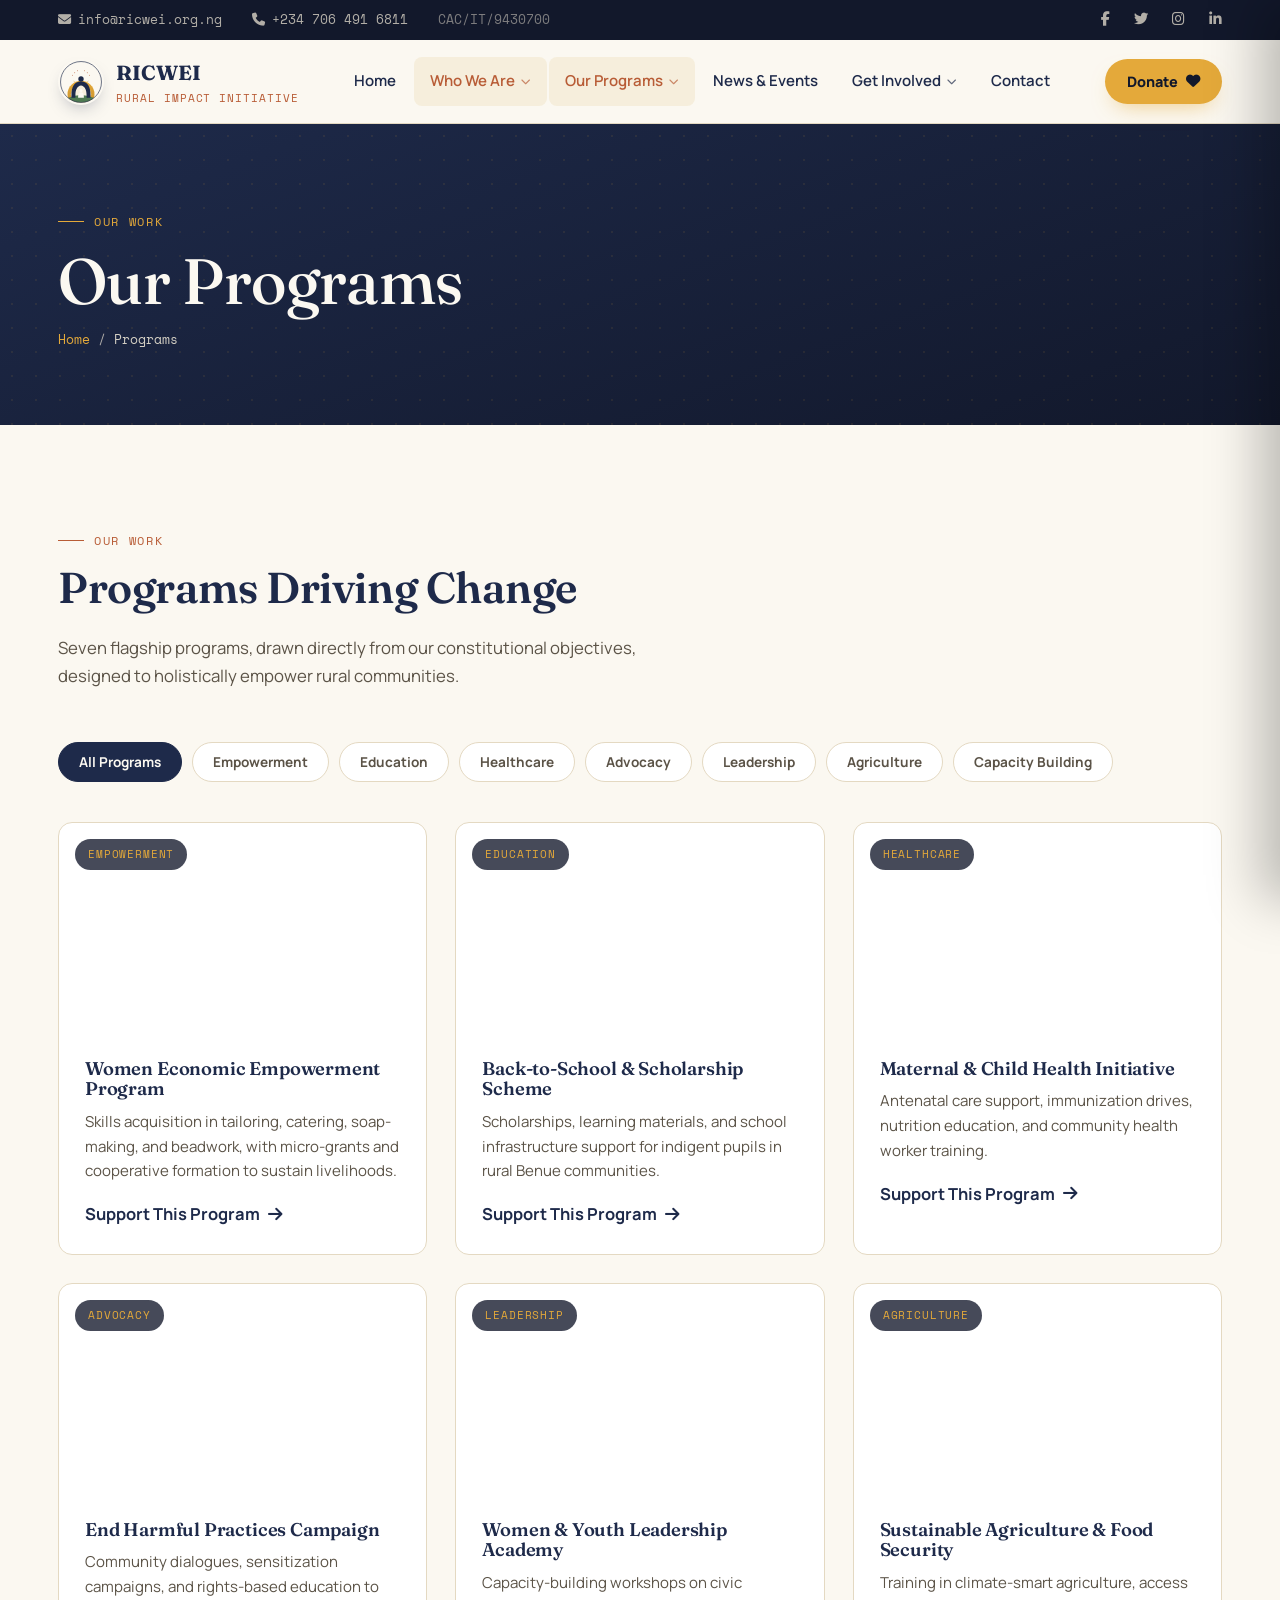
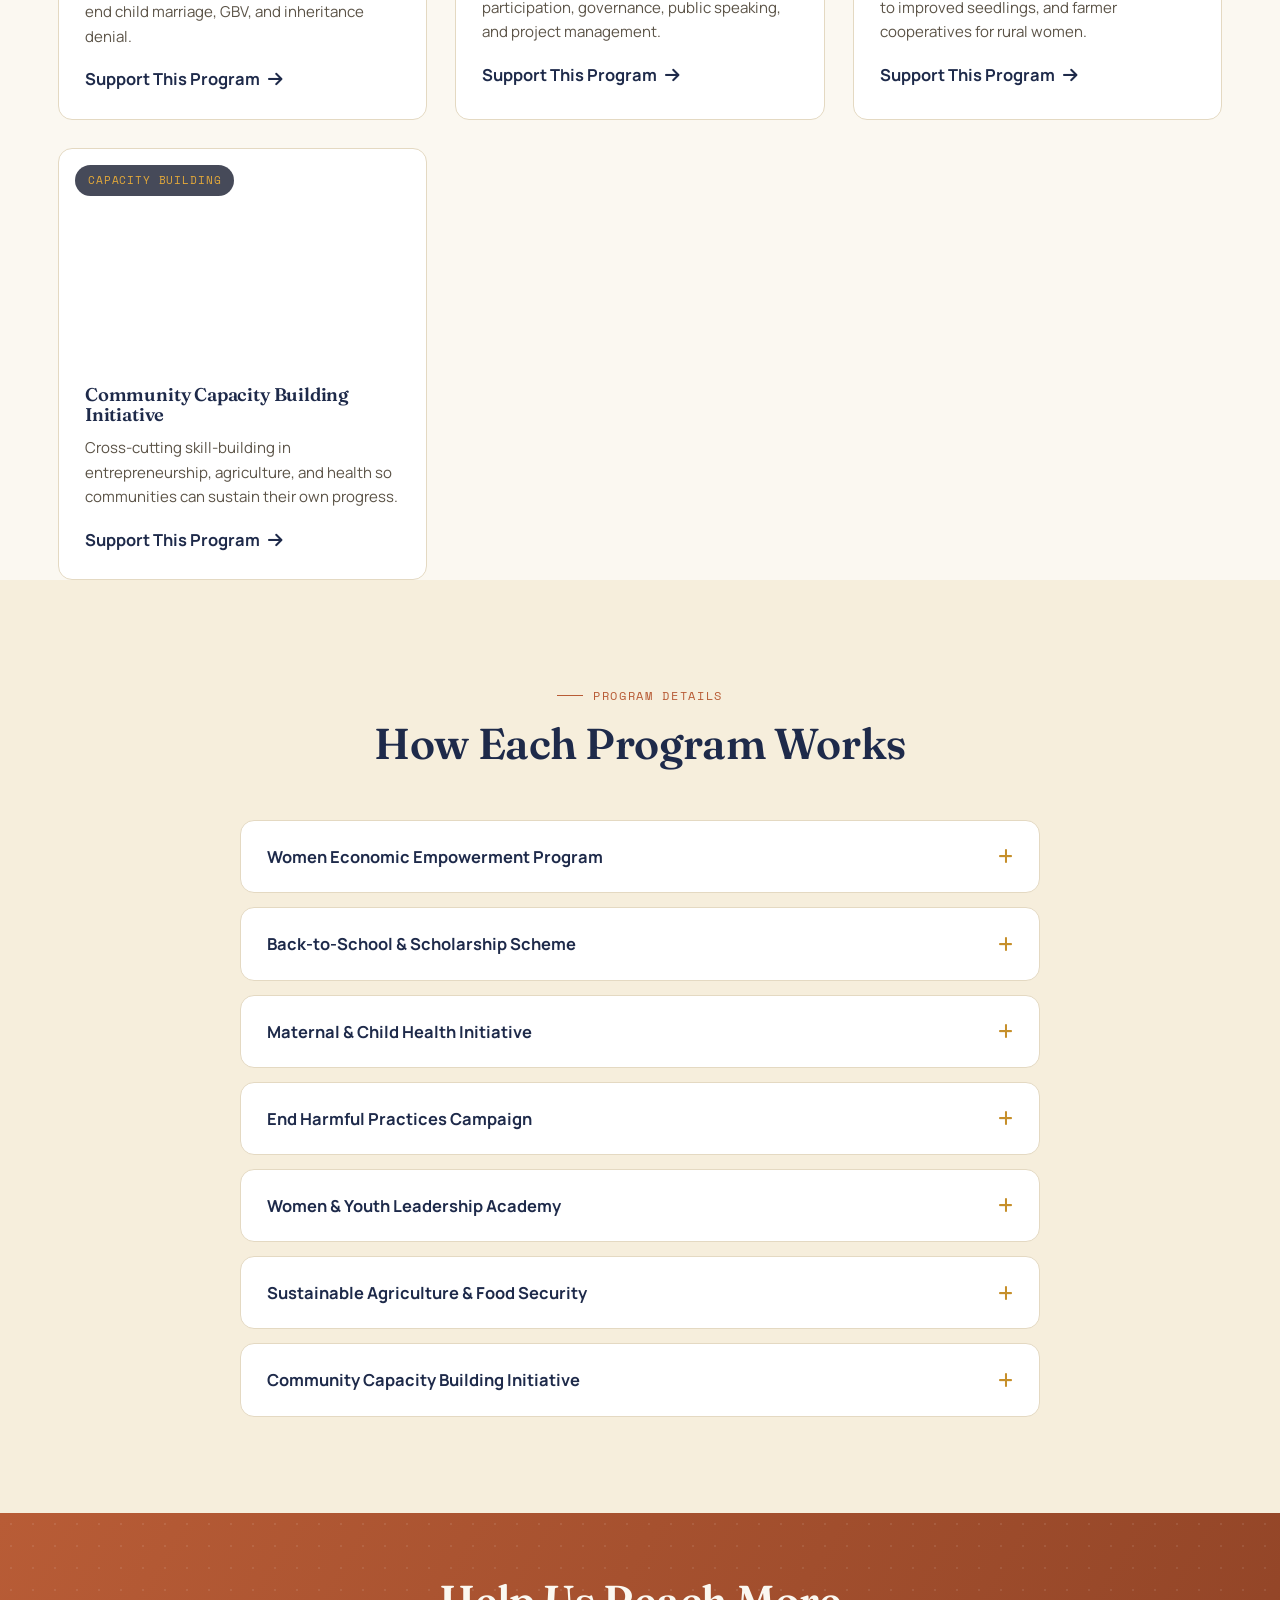
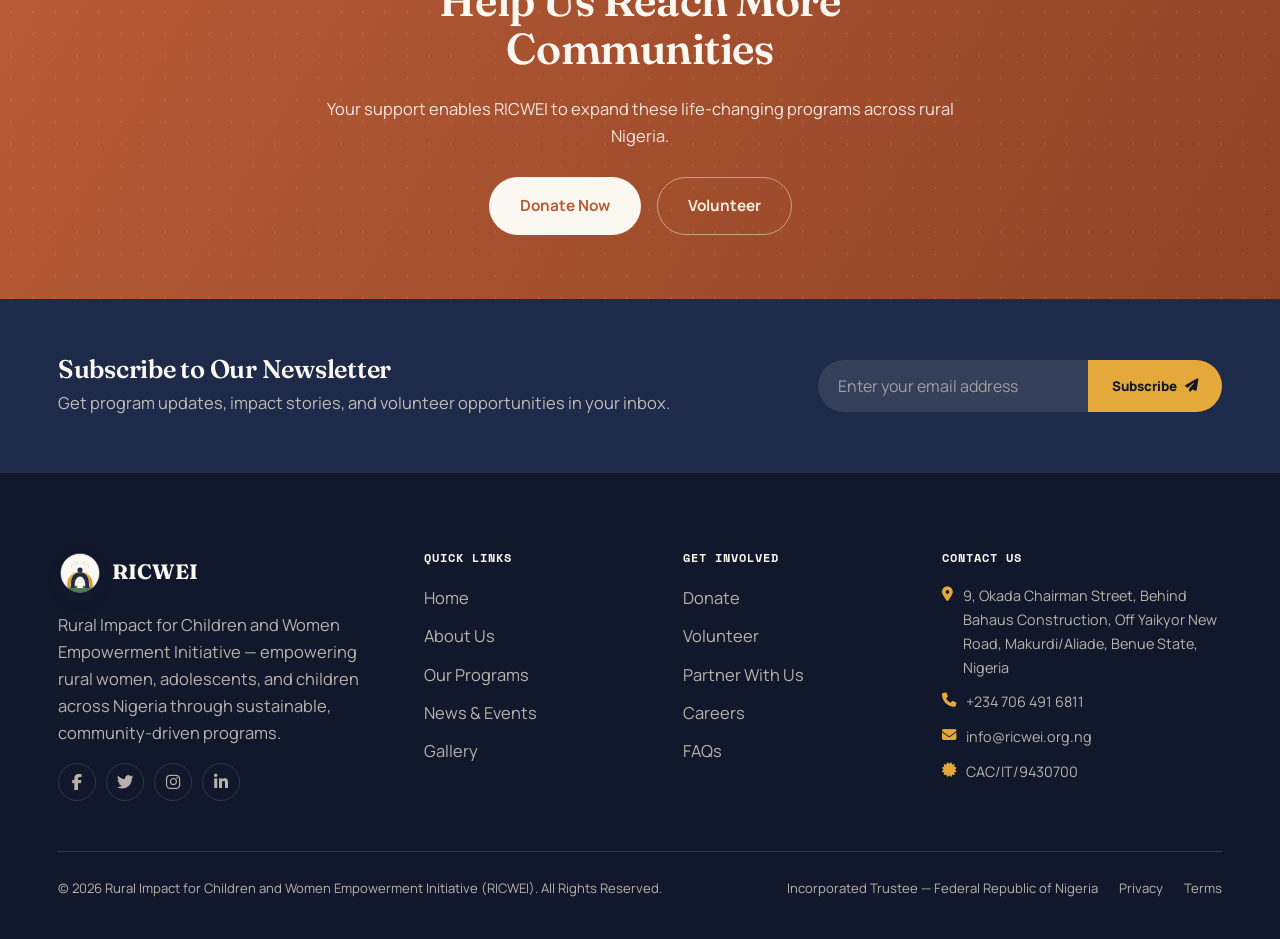
<file: ricwei_website3/RICWEI-website/causes.html>
<!DOCTYPE html>
<html lang="en">
<head>
  <meta charset="UTF-8">
    <meta name="viewport" content="width=device-width, initial-scale=1.0">
    <title>Our Programs | RICWEI</title>
    <meta name="description" content="Explore RICWEI’s seven flagship programs in economic empowerment, education, healthcare, advocacy, leadership, agriculture, and capacity building.">
    <link rel="preconnect" href="https://fonts.googleapis.com">
    <link rel="preconnect" href="https://fonts.gstatic.com" crossorigin>
    <link href="https://fonts.googleapis.com/css2?family=Fraunces:opsz,wght@9..144,400;9..144,500;9..144,600;9..144,700&family=Manrope:wght@400;500;600;700;800&family=Space+Mono:wght@400;700&display=swap" rel="stylesheet">
    <link rel="stylesheet" href="https://cdnjs.cloudflare.com/ajax/libs/font-awesome/6.4.0/css/all.min.css">
    <link rel="icon" href="images/logo/favicon.ico" sizes="any">
    <link rel="apple-touch-icon" href="images/logo/apple-touch-icon.png">
    <link rel="stylesheet" href="css/style.css">
</head>
<body>
  <div class="topbar">
    <div class="container">
      <div class="top-bar-content" style="display:flex;justify-content:space-between;align-items:center;flex-wrap:wrap;gap:8px;width:100%;">
        <div class="contact-info">
          <a href="mailto:info@ricwei.org.ng"><i class="fas fa-envelope"></i> info@ricwei.org.ng</a>
          <a href="tel:+2347064916811"><i class="fas fa-phone"></i> +234 706 491 6811</a>
          <span style="opacity:.6;">CAC/IT/9430700</span>
        </div>
        <div class="social">
          <a href="#" aria-label="Facebook"><i class="fab fa-facebook-f"></i></a>
          <a href="#" aria-label="Twitter"><i class="fab fa-twitter"></i></a>
          <a href="#" aria-label="Instagram"><i class="fab fa-instagram"></i></a>
          <a href="#" aria-label="LinkedIn"><i class="fab fa-linkedin-in"></i></a>
        </div>
      </div>
    </div>
  </div>
  <header class="navbar">
    <div class="container nav-container">
      <a href="index.html" class="logo">
        <img src="images/logo/ricwei-mark.svg" alt="RICWEI emblem" class="logo-mark-img">
        <div class="logo-text">
          <strong>RICWEI</strong>
          <span>Rural Impact Initiative</span>
        </div>
      </a>
      <nav class="nav-menu">
        <ul><li><a href="index.html" class="">Home</a></li><li>
        <a href="#" class="active">Who We Are <i class="fas fa-chevron-down caret"></i></a>
        <div class="mega" style="">
          <a href="about.html">About Us<small>Our story, mission & values</small></a><a href="about.html#objectives">Constitutional Objectives<small>What we’re set up to achieve</small></a><a href="about.html#board">Board of Trustees<small>Meet our leadership</small></a><a href="about.html#staff" style="color:#0d6efd;">Our Staff<small style="color:#0d6efd;">The team behind our programs</small></a><a href="gallery.html">Gallery<small>Moments from our work</small></a><a href="get-involved.html#faq">FAQs<small>Common questions, answered</small></a>
        </div>
      </li><li>
        <a href="#" class="active">Our Programs <i class="fas fa-chevron-down caret"></i></a>
        <div class="mega" style="columns:2;column-gap:6px;width:520px;">
          <a href="causes.html#economic-empowerment">Women Economic Empowerment Program<small>Empowerment</small></a><a href="causes.html#scholarship-scheme">Back-to-School & Scholarship Scheme<small>Education</small></a><a href="causes.html#maternal-child-health">Maternal & Child Health Initiative<small>Healthcare</small></a><a href="causes.html#end-harmful-practices">End Harmful Practices Campaign<small>Advocacy</small></a><a href="causes.html#leadership-academy">Women & Youth Leadership Academy<small>Leadership</small></a><a href="causes.html#agriculture-food-security">Sustainable Agriculture & Food Security<small>Agriculture</small></a><a href="causes.html#capacity-building">Community Capacity Building Initiative<small>Capacity Building</small></a>
        </div>
      </li><li><a href="events.html" class="">News & Events</a></li><li>
        <a href="#" class="">Get Involved <i class="fas fa-chevron-down caret"></i></a>
        <div class="mega" style="">
          <a href="get-involved.html">Volunteer<small>Give your time and skills</small></a><a href="get-involved.html#partner">Partner With Us<small>Institutional collaboration</small></a><a href="contact.html">Careers<small>Reach out about opportunities</small></a>
        </div>
      </li><li><a href="contact.html" class="">Contact</a></li></ul>
      </nav>
      <div class="nav-cta">
        <a href="donate.html" class="btn-donate-nav"><span class="label">Donate</span> <i class="fas fa-heart"></i></a>
        <div class="mobile-menu-btn" aria-label="Open menu"><span></span><span></span><span></span></div>
      </div>
    </div>
  </header>
  <div class="mobile-drawer-backdrop"></div>
  <div class="mobile-drawer">
    <span class="close-drawer" role="button" aria-label="Close menu"><i class="fas fa-times"></i></span>
    <ul><li><a href="index.html" class="">Home</a></li><li>
        <a href="about.html" class="">Who We Are</a>
        <ul class="sub"><li><a href="about.html">About Us</a></li><li><a href="about.html#objectives">Constitutional Objectives</a></li><li><a href="about.html#board">Board of Trustees</a></li><li><a href="gallery.html">Gallery</a></li><li><a href="get-involved.html#faq">FAQs</a></li></ul>
      </li><li>
        <a href="causes.html#economic-empowerment" class="active">Our Programs</a>
        <ul class="sub"><li><a href="causes.html#economic-empowerment">Women Economic Empowerment Program</a></li><li><a href="causes.html#scholarship-scheme">Back-to-School & Scholarship Scheme</a></li><li><a href="causes.html#maternal-child-health">Maternal & Child Health Initiative</a></li><li><a href="causes.html#end-harmful-practices">End Harmful Practices Campaign</a></li><li><a href="causes.html#leadership-academy">Women & Youth Leadership Academy</a></li><li><a href="causes.html#agriculture-food-security">Sustainable Agriculture & Food Security</a></li><li><a href="causes.html#capacity-building">Community Capacity Building Initiative</a></li></ul>
      </li><li><a href="events.html" class="">News & Events</a></li><li>
        <a href="get-involved.html" class="">Get Involved</a>
        <ul class="sub"><li><a href="get-involved.html">Volunteer</a></li><li><a href="get-involved.html#partner">Partner With Us</a></li><li><a href="contact.html">Careers</a></li></ul>
      </li><li><a href="contact.html" class="">Contact</a></li></ul>
    <a href="donate.html" class="btn btn-gold btn-block" style="margin-top:24px;">Donate Now <i class="fas fa-heart"></i></a>
  </div>
  <section class="page-header">
    <div class="container">
      <p class="eyebrow">Our Work</p>
      <h1>Our Programs</h1>
      <p class="breadcrumb"><a href="index.html">Home</a> / <span>Programs</span></p>
    </div>
  </section>
  
  <section class="section" style="padding-bottom:0;">
    <div class="container">
      <div class="section-header">
        <p class="eyebrow">Our Work</p>
        <h2>Programs Driving Change</h2>
        <p class="lede">Seven flagship programs, drawn directly from our constitutional objectives, designed to holistically empower rural communities.</p>
      </div>
      <div class="filter-tabs" data-filter-group=".cause-card">
    <button class="filter-tab active" data-cat="all">All Programs</button>
    <button class="filter-tab" data-cat="empowerment">Empowerment</button><button class="filter-tab" data-cat="education">Education</button><button class="filter-tab" data-cat="healthcare">Healthcare</button><button class="filter-tab" data-cat="advocacy">Advocacy</button><button class="filter-tab" data-cat="leadership">Leadership</button><button class="filter-tab" data-cat="agriculture">Agriculture</button><button class="filter-tab" data-cat="capacity">Capacity Building</button>
  </div>
      <div class="causes-grid reveal-stagger">
        <div class="cause-card reveal" id="economic-empowerment">
    <div class="cause-img" style="background-image:url('https://images.unsplash.com/photo-1559027615-cd4628902d4a?w=700');"><span class="cause-tag">Empowerment</span></div>
    <div class="cause-content">
      <h3>Women Economic Empowerment Program</h3>
      <p>Skills acquisition in tailoring, catering, soap-making, and beadwork, with micro-grants and cooperative formation to sustain livelihoods.</p>
      <a href="donate.html" class="stitch-link">Support This Program <i class="fas fa-arrow-right"></i></a>
    </div>
  </div><div class="cause-card reveal" id="scholarship-scheme">
    <div class="cause-img" style="background-image:url('https://images.unsplash.com/photo-1497486751825-1233686d5d80?w=700');"><span class="cause-tag">Education</span></div>
    <div class="cause-content">
      <h3>Back-to-School & Scholarship Scheme</h3>
      <p>Scholarships, learning materials, and school infrastructure support for indigent pupils in rural Benue communities.</p>
      <a href="donate.html" class="stitch-link">Support This Program <i class="fas fa-arrow-right"></i></a>
    </div>
  </div><div class="cause-card reveal" id="maternal-child-health">
    <div class="cause-img" style="background-image:url('https://images.unsplash.com/photo-1631815588090-d4bfec5b1ccb?w=700');"><span class="cause-tag">Healthcare</span></div>
    <div class="cause-content">
      <h3>Maternal & Child Health Initiative</h3>
      <p>Antenatal care support, immunization drives, nutrition education, and community health worker training.</p>
      <a href="donate.html" class="stitch-link">Support This Program <i class="fas fa-arrow-right"></i></a>
    </div>
  </div><div class="cause-card reveal" id="end-harmful-practices">
    <div class="cause-img" style="background-image:url('https://images.unsplash.com/photo-1593113598332-cd288d649433?w=700');"><span class="cause-tag">Advocacy</span></div>
    <div class="cause-content">
      <h3>End Harmful Practices Campaign</h3>
      <p>Community dialogues, sensitization campaigns, and rights-based education to end child marriage, GBV, and inheritance denial.</p>
      <a href="donate.html" class="stitch-link">Support This Program <i class="fas fa-arrow-right"></i></a>
    </div>
  </div><div class="cause-card reveal" id="leadership-academy">
    <div class="cause-img" style="background-image:url('https://images.unsplash.com/photo-1542810634-71277d95dcbb?w=700');"><span class="cause-tag">Leadership</span></div>
    <div class="cause-content">
      <h3>Women & Youth Leadership Academy</h3>
      <p>Capacity-building workshops on civic participation, governance, public speaking, and project management.</p>
      <a href="donate.html" class="stitch-link">Support This Program <i class="fas fa-arrow-right"></i></a>
    </div>
  </div><div class="cause-card reveal" id="agriculture-food-security">
    <div class="cause-img" style="background-image:url('https://images.unsplash.com/photo-1466692476868-aef1dfb1e735?w=700');"><span class="cause-tag">Agriculture</span></div>
    <div class="cause-content">
      <h3>Sustainable Agriculture & Food Security</h3>
      <p>Training in climate-smart agriculture, access to improved seedlings, and farmer cooperatives for rural women.</p>
      <a href="donate.html" class="stitch-link">Support This Program <i class="fas fa-arrow-right"></i></a>
    </div>
  </div><div class="cause-card reveal" id="capacity-building">
    <div class="cause-img" style="background-image:url('https://images.unsplash.com/photo-1607746882042-944635dfe10e?w=700');"><span class="cause-tag">Capacity Building</span></div>
    <div class="cause-content">
      <h3>Community Capacity Building Initiative</h3>
      <p>Cross-cutting skill-building in entrepreneurship, agriculture, and health so communities can sustain their own progress.</p>
      <a href="donate.html" class="stitch-link">Support This Program <i class="fas fa-arrow-right"></i></a>
    </div>
  </div>
      </div>
    </div>
  </section>

  <section class="section on-millet">
    <div class="container">
      <div class="section-header center">
        <p class="eyebrow">Program Details</p>
        <h2>How Each Program Works</h2>
      </div>
      <div class="faq-list">
        <div class="faq-item">
          <div class="faq-q"><span>Women Economic Empowerment Program</span><i class="fas fa-plus"></i></div>
          <div class="faq-a"><div class="faq-a-inner">Rural women and adolescent girls are trained in market-ready trades — tailoring, catering, soap-making, and beadwork — then supported with start-up micro-grants and grouped into savings cooperatives so their income keeps growing after training ends.</div></div>
        </div><div class="faq-item">
          <div class="faq-q"><span>Back-to-School & Scholarship Scheme</span><i class="fas fa-plus"></i></div>
          <div class="faq-a"><div class="faq-a-inner">We identify brilliant but underprivileged pupils in rural primary and secondary schools and provide full-term scholarships, learning materials, and support for basic school infrastructure so that no child is kept out of a classroom by cost.</div></div>
        </div><div class="faq-item">
          <div class="faq-q"><span>Maternal & Child Health Initiative</span><i class="fas fa-plus"></i></div>
          <div class="faq-a"><div class="faq-a-inner">Working alongside community health workers, this program supports antenatal care, organizes immunization drives, teaches household nutrition, and trains local health volunteers who can respond long after a program visit ends.</div></div>
        </div><div class="faq-item">
          <div class="faq-q"><span>End Harmful Practices Campaign</span><i class="fas fa-plus"></i></div>
          <div class="faq-a"><div class="faq-a-inner">Through community dialogues with traditional and religious leaders, sensitization campaigns, and rights-based education for young people, this campaign challenges early marriage, gender-based violence, and the denial of inheritance rights to women and girls.</div></div>
        </div><div class="faq-item">
          <div class="faq-q"><span>Women & Youth Leadership Academy</span><i class="fas fa-plus"></i></div>
          <div class="faq-a"><div class="faq-a-inner">A workshop series that equips women and young people with the practical skills of leadership — civic participation, local governance, public speaking, and project management — so they can take up seats at the tables where decisions about their communities are made.</div></div>
        </div><div class="faq-item">
          <div class="faq-q"><span>Sustainable Agriculture & Food Security</span><i class="fas fa-plus"></i></div>
          <div class="faq-a"><div class="faq-a-inner">Rural women farmers are trained in climate-smart agricultural techniques, connected to improved seedlings, and organized into cooperatives that strengthen bargaining power and food security for their households and communities.</div></div>
        </div><div class="faq-item">
          <div class="faq-q"><span>Community Capacity Building Initiative</span><i class="fas fa-plus"></i></div>
          <div class="faq-a"><div class="faq-a-inner">A cross-cutting initiative that layers entrepreneurship, agricultural, and health skill-building on top of our other programs, so that the women, adolescents, and communities we work with are equipped to sustain and extend progress on their own.</div></div>
        </div>
      </div>
    </div>
  </section>

  <section class="cta-banner">
    <div class="container">
      <div class="cta-content">
        <h2>Help Us Reach More Communities</h2>
        <p>Your support enables RICWEI to expand these life-changing programs across rural Nigeria.</p>
        <div class="cta-buttons">
          <a href="donate.html" class="btn btn-white">Donate Now</a>
          <a href="get-involved.html" class="btn btn-outline-light">Volunteer</a>
        </div>
      </div>
    </div>
  </section>
  
  <section class="newsletter-section">
    <div class="container">
      <div class="newsletter-content">
        <div>
          <h2>Subscribe to Our Newsletter</h2>
          <p>Get program updates, impact stories, and volunteer opportunities in your inbox.</p>
        </div>
        <form class="newsletter-form" data-validate>
          <input type="email" placeholder="Enter your email address" required>
          <button type="submit">Subscribe <i class="fas fa-paper-plane"></i></button>
        </form>
      </div>
    </div>
  </section>
  <footer class="footer">
    <div class="container">
      <div class="footer-grid">
        <div class="footer-col">
          <div class="footer-logo">
            <img src="images/logo/ricwei-mark.svg" alt="RICWEI emblem" class="logo-mark-img">
            <strong>RICWEI</strong>
          </div>
          <p>Rural Impact for Children and Women Empowerment Initiative — empowering rural women, adolescents, and children across Nigeria through sustainable, community-driven programs.</p>
          <div class="footer-social">
            <a href="#" aria-label="Facebook"><i class="fab fa-facebook-f"></i></a>
            <a href="#" aria-label="Twitter"><i class="fab fa-twitter"></i></a>
            <a href="#" aria-label="Instagram"><i class="fab fa-instagram"></i></a>
            <a href="#" aria-label="LinkedIn"><i class="fab fa-linkedin-in"></i></a>
          </div>
        </div>
        <div class="footer-col">
          <h4>Quick Links</h4>
          <ul>
            <li><a href="index.html">Home</a></li>
            <li><a href="about.html">About Us</a></li>
            <li><a href="causes.html">Our Programs</a></li>
            <li><a href="events.html">News & Events</a></li>
            <li><a href="gallery.html">Gallery</a></li>
          </ul>
        </div>
        <div class="footer-col">
          <h4>Get Involved</h4>
          <ul>
            <li><a href="donate.html">Donate</a></li>
            <li><a href="get-involved.html">Volunteer</a></li>
            <li><a href="get-involved.html#partner">Partner With Us</a></li>
            <li><a href="contact.html">Careers</a></li>
            <li><a href="get-involved.html#faq">FAQs</a></li>
          </ul>
        </div>
        <div class="footer-col">
          <h4>Contact Us</h4>
          <ul class="footer-contact">
            <li><i class="fas fa-map-marker-alt"></i> 9, Okada Chairman Street, Behind Bahaus Construction, Off Yaikyor New Road, Makurdi/Aliade, Benue State, Nigeria</li>
            <li><i class="fas fa-phone"></i> +234 706 491 6811</li>
            <li><i class="fas fa-envelope"></i> info@ricwei.org.ng</li>
            <li><i class="fas fa-certificate"></i> CAC/IT/9430700</li>
          </ul>
        </div>
      </div>
      <div class="footer-bottom">
        <p>&copy; 2026 Rural Impact for Children and Women Empowerment Initiative (RICWEI). All Rights Reserved.</p>
        <p>Incorporated Trustee — Federal Republic of Nigeria <a href="#">Privacy</a> <a href="#">Terms</a></p>
      </div>
    </div>
  </footer>
  <a href="#" class="back-to-top" aria-label="Back to top"><i class="fas fa-arrow-up"></i></a>
  <script src="js/script.js"></script>
</body>
</html>
</file>
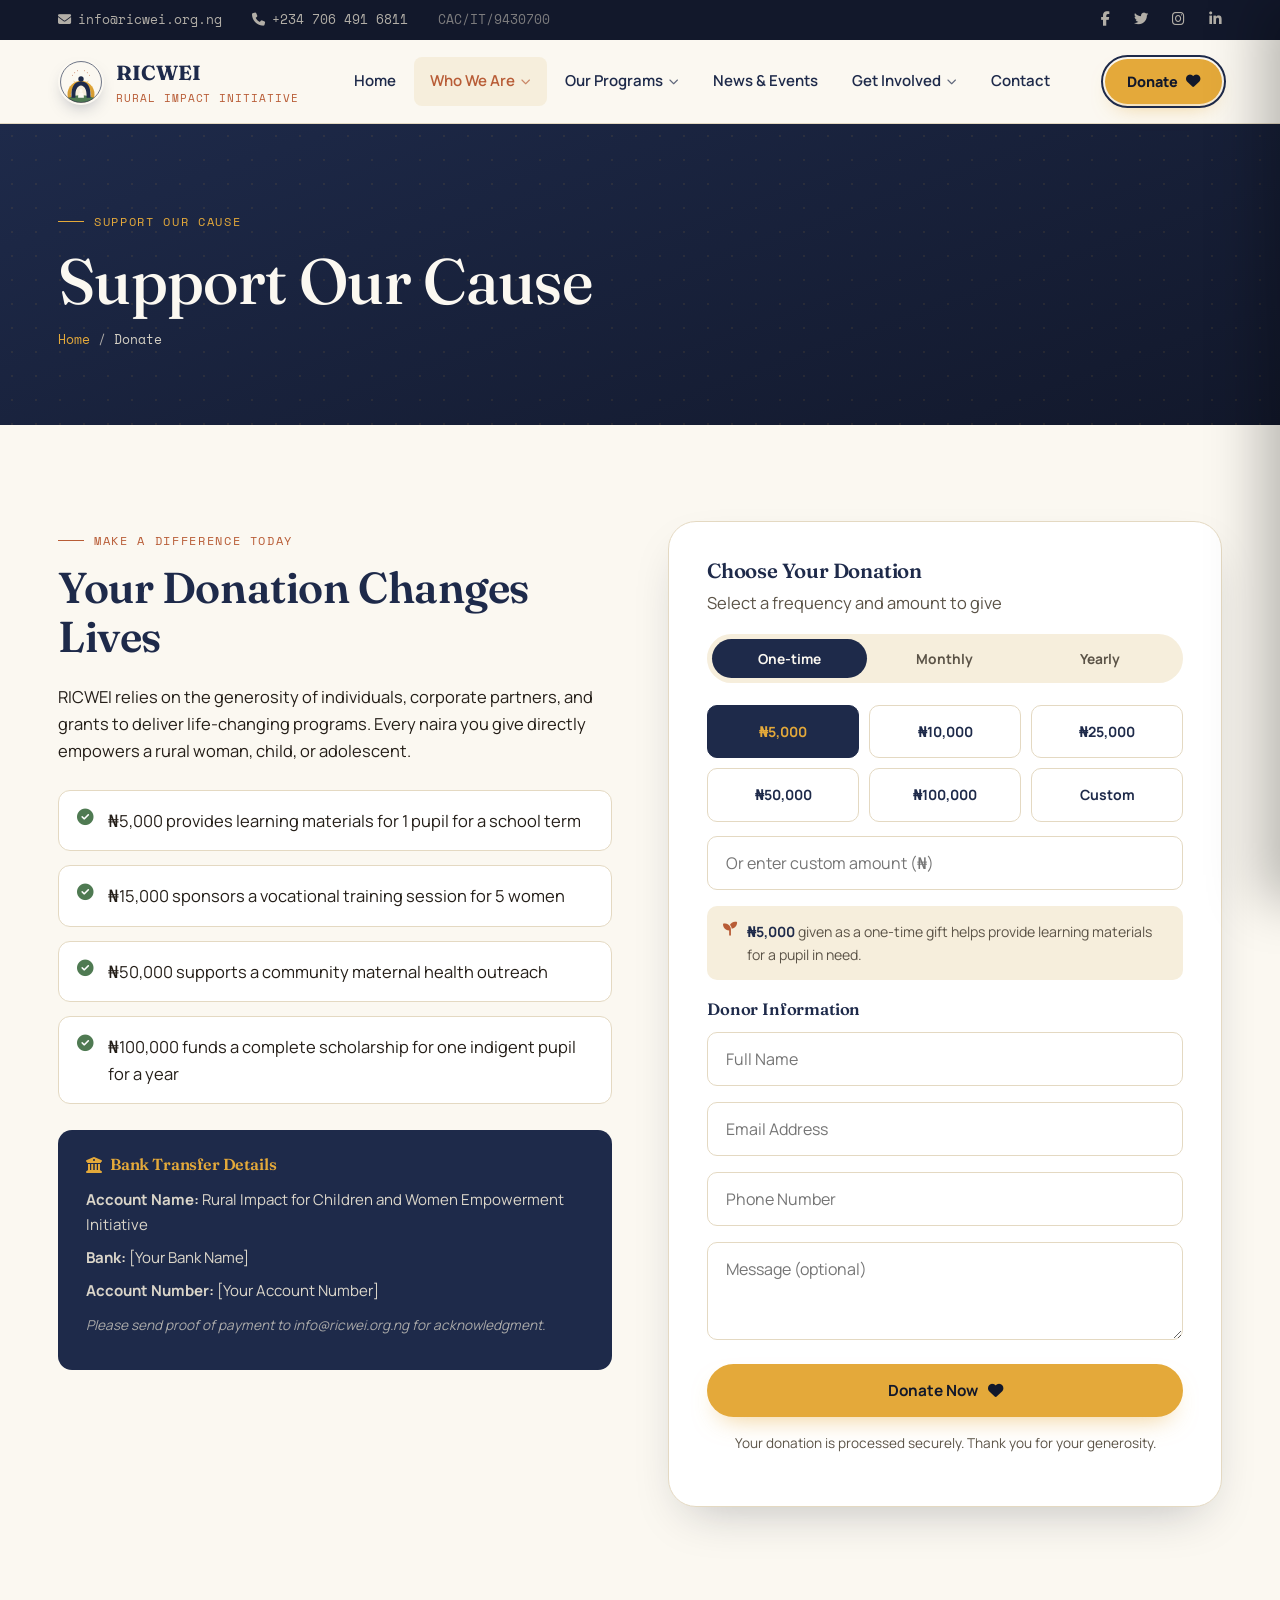
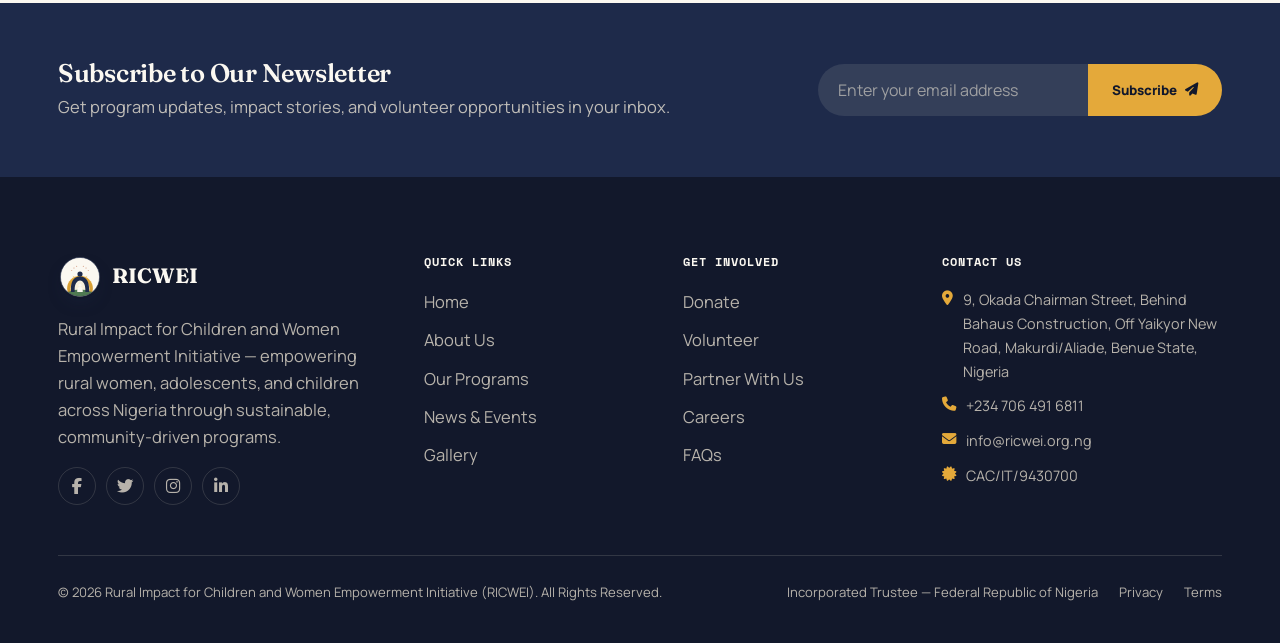
<file: ricwei_website3/RICWEI-website/donate.html>
<!DOCTYPE html>
<html lang="en">
<head>
  <meta charset="UTF-8">
    <meta name="viewport" content="width=device-width, initial-scale=1.0">
    <title>Donate | RICWEI</title>
    <meta name="description" content="Support RICWEI’s programs for rural women and children in Benue State, Nigeria — donate online or by bank transfer.">
    <link rel="preconnect" href="https://fonts.googleapis.com">
    <link rel="preconnect" href="https://fonts.gstatic.com" crossorigin>
    <link href="https://fonts.googleapis.com/css2?family=Fraunces:opsz,wght@9..144,400;9..144,500;9..144,600;9..144,700&family=Manrope:wght@400;500;600;700;800&family=Space+Mono:wght@400;700&display=swap" rel="stylesheet">
    <link rel="stylesheet" href="https://cdnjs.cloudflare.com/ajax/libs/font-awesome/6.4.0/css/all.min.css">
    <link rel="icon" href="images/logo/favicon.ico" sizes="any">
    <link rel="apple-touch-icon" href="images/logo/apple-touch-icon.png">
    <link rel="stylesheet" href="css/style.css">
</head>
<body>
  <div class="topbar">
    <div class="container">
      <div class="top-bar-content" style="display:flex;justify-content:space-between;align-items:center;flex-wrap:wrap;gap:8px;width:100%;">
        <div class="contact-info">
          <a href="mailto:info@ricwei.org.ng"><i class="fas fa-envelope"></i> info@ricwei.org.ng</a>
          <a href="tel:+2347064916811"><i class="fas fa-phone"></i> +234 706 491 6811</a>
          <span style="opacity:.6;">CAC/IT/9430700</span>
        </div>
        <div class="social">
          <a href="#" aria-label="Facebook"><i class="fab fa-facebook-f"></i></a>
          <a href="#" aria-label="Twitter"><i class="fab fa-twitter"></i></a>
          <a href="#" aria-label="Instagram"><i class="fab fa-instagram"></i></a>
          <a href="#" aria-label="LinkedIn"><i class="fab fa-linkedin-in"></i></a>
        </div>
      </div>
    </div>
  </div>
  <header class="navbar">
    <div class="container nav-container">
      <a href="index.html" class="logo">
        <img src="images/logo/ricwei-mark.svg" alt="RICWEI emblem" class="logo-mark-img">
        <div class="logo-text">
          <strong>RICWEI</strong>
          <span>Rural Impact Initiative</span>
        </div>
      </a>
      <nav class="nav-menu">
        <ul><li><a href="index.html" class="">Home</a></li><li>
        <a href="#" class="active">Who We Are <i class="fas fa-chevron-down caret"></i></a>
        <div class="mega" style="">
          <a href="about.html">About Us<small>Our story, mission & values</small></a><a href="about.html#objectives">Constitutional Objectives<small>What we’re set up to achieve</small></a><a href="about.html#board">Board of Trustees<small>Meet our leadership</small></a><a href="about.html#staff" style="color:#0d6efd;">Our Staff<small style="color:#0d6efd;">The team behind our programs</small></a><a href="gallery.html">Gallery<small>Moments from our work</small></a><a href="get-involved.html#faq">FAQs<small>Common questions, answered</small></a>
        </div>
      </li><li>
        <a href="#" class="">Our Programs <i class="fas fa-chevron-down caret"></i></a>
        <div class="mega" style="columns:2;column-gap:6px;width:520px;">
          <a href="causes.html#economic-empowerment">Women Economic Empowerment Program<small>Empowerment</small></a><a href="causes.html#scholarship-scheme">Back-to-School & Scholarship Scheme<small>Education</small></a><a href="causes.html#maternal-child-health">Maternal & Child Health Initiative<small>Healthcare</small></a><a href="causes.html#end-harmful-practices">End Harmful Practices Campaign<small>Advocacy</small></a><a href="causes.html#leadership-academy">Women & Youth Leadership Academy<small>Leadership</small></a><a href="causes.html#agriculture-food-security">Sustainable Agriculture & Food Security<small>Agriculture</small></a><a href="causes.html#capacity-building">Community Capacity Building Initiative<small>Capacity Building</small></a>
        </div>
      </li><li><a href="events.html" class="">News & Events</a></li><li>
        <a href="#" class="">Get Involved <i class="fas fa-chevron-down caret"></i></a>
        <div class="mega" style="">
          <a href="get-involved.html">Volunteer<small>Give your time and skills</small></a><a href="get-involved.html#partner">Partner With Us<small>Institutional collaboration</small></a><a href="contact.html">Careers<small>Reach out about opportunities</small></a>
        </div>
      </li><li><a href="contact.html" class="">Contact</a></li></ul>
      </nav>
      <div class="nav-cta">
        <a href="donate.html" class="btn-donate-nav" style="outline:2px solid var(--indigo-night);outline-offset:2px;"><span class="label">Donate</span> <i class="fas fa-heart"></i></a>
        <div class="mobile-menu-btn" aria-label="Open menu"><span></span><span></span><span></span></div>
      </div>
    </div>
  </header>
  <div class="mobile-drawer-backdrop"></div>
  <div class="mobile-drawer">
    <span class="close-drawer" role="button" aria-label="Close menu"><i class="fas fa-times"></i></span>
    <ul><li><a href="index.html" class="">Home</a></li><li>
        <a href="about.html" class="">Who We Are</a>
        <ul class="sub"><li><a href="about.html">About Us</a></li><li><a href="about.html#objectives">Constitutional Objectives</a></li><li><a href="about.html#board">Board of Trustees</a></li><li><a href="gallery.html">Gallery</a></li><li><a href="get-involved.html#faq">FAQs</a></li></ul>
      </li><li>
        <a href="causes.html#economic-empowerment" class="">Our Programs</a>
        <ul class="sub"><li><a href="causes.html#economic-empowerment">Women Economic Empowerment Program</a></li><li><a href="causes.html#scholarship-scheme">Back-to-School & Scholarship Scheme</a></li><li><a href="causes.html#maternal-child-health">Maternal & Child Health Initiative</a></li><li><a href="causes.html#end-harmful-practices">End Harmful Practices Campaign</a></li><li><a href="causes.html#leadership-academy">Women & Youth Leadership Academy</a></li><li><a href="causes.html#agriculture-food-security">Sustainable Agriculture & Food Security</a></li><li><a href="causes.html#capacity-building">Community Capacity Building Initiative</a></li></ul>
      </li><li><a href="events.html" class="">News & Events</a></li><li>
        <a href="get-involved.html" class="">Get Involved</a>
        <ul class="sub"><li><a href="get-involved.html">Volunteer</a></li><li><a href="get-involved.html#partner">Partner With Us</a></li><li><a href="contact.html">Careers</a></li></ul>
      </li><li><a href="contact.html" class="">Contact</a></li></ul>
    <a href="donate.html" class="btn btn-gold btn-block" style="margin-top:24px;">Donate Now <i class="fas fa-heart"></i></a>
  </div>
  <section class="page-header">
    <div class="container">
      <p class="eyebrow">Support Our Cause</p>
      <h1>Support Our Cause</h1>
      <p class="breadcrumb"><a href="index.html">Home</a> / <span>Donate</span></p>
    </div>
  </section>
  
  <section class="section">
    <div class="container">
      <div class="donate-grid">
        <div class="donate-info reveal">
          <p class="eyebrow">Make a Difference Today</p>
          <h2>Your Donation Changes Lives</h2>
          <p>RICWEI relies on the generosity of individuals, corporate partners, and grants to deliver life-changing programs. Every naira you give directly empowers a rural woman, child, or adolescent.</p>
          <div class="impact-list">
            <div class="impact-item"><i class="fas fa-check-circle"></i><span>₦5,000 provides learning materials for 1 pupil for a school term</span></div>
            <div class="impact-item"><i class="fas fa-check-circle"></i><span>₦15,000 sponsors a vocational training session for 5 women</span></div>
            <div class="impact-item"><i class="fas fa-check-circle"></i><span>₦50,000 supports a community maternal health outreach</span></div>
            <div class="impact-item"><i class="fas fa-check-circle"></i><span>₦100,000 funds a complete scholarship for one indigent pupil for a year</span></div>
          </div>
          <div class="bank-details">
            <h4><i class="fas fa-university"></i> Bank Transfer Details</h4>
            <p><strong>Account Name:</strong> Rural Impact for Children and Women Empowerment Initiative</p>
            <p><strong>Bank:</strong> [Your Bank Name]</p>
            <p><strong>Account Number:</strong> [Your Account Number]</p>
            <p style="margin-top:10px;font-size:.85rem;color:rgba(246,238,220,.65);"><em>Please send proof of payment to info@ricwei.org.ng for acknowledgment.</em></p>
          </div>
        </div>

        <div class="donate-form-col reveal">
          <form class="donate-form form-grid" data-validate>
            <h3 style="margin-bottom:6px;">Choose Your Donation</h3>
            <p style="color:var(--ink-soft);margin-bottom:18px;">Select a frequency and amount to give</p>

            <div class="freq-toggle">
              <button type="button" class="active" data-freq="once">One-time</button>
              <button type="button" data-freq="monthly">Monthly</button>
              <button type="button" data-freq="yearly">Yearly</button>
            </div>

            <div class="amount-options">
              <label><input type="radio" name="amount" value="5000" checked><span>₦5,000</span></label>
              <label><input type="radio" name="amount" value="10000"><span>₦10,000</span></label>
              <label><input type="radio" name="amount" value="25000"><span>₦25,000</span></label>
              <label><input type="radio" name="amount" value="50000"><span>₦50,000</span></label>
              <label><input type="radio" name="amount" value="100000"><span>₦100,000</span></label>
              <label><input type="radio" name="amount" value="custom"><span>Custom</span></label>
            </div>
            <input type="number" placeholder="Or enter custom amount (₦)" class="custom-amount">

            <div class="impact-preview"><i class="fas fa-seedling"></i><span></span></div>

            <h4 style="margin:8px 0 14px;">Donor Information</h4>
            <div class="form-success" style="display:none;"><i class="fas fa-check-circle"></i> Thank you for your generosity — your donation intent has been recorded.</div>
            <input type="text" placeholder="Full Name" required>
            <input type="email" placeholder="Email Address" required>
            <input type="tel" placeholder="Phone Number">
            <textarea rows="3" placeholder="Message (optional)"></textarea>

            <button type="submit" class="btn btn-gold btn-block">Donate Now <i class="fas fa-heart"></i></button>
            <p style="text-align:center;margin-top:15px;font-size:.85rem;color:var(--ink-soft);">Your donation is processed securely. Thank you for your generosity.</p>
          </form>
        </div>
      </div>
    </div>
  </section>
  
  <section class="newsletter-section">
    <div class="container">
      <div class="newsletter-content">
        <div>
          <h2>Subscribe to Our Newsletter</h2>
          <p>Get program updates, impact stories, and volunteer opportunities in your inbox.</p>
        </div>
        <form class="newsletter-form" data-validate>
          <input type="email" placeholder="Enter your email address" required>
          <button type="submit">Subscribe <i class="fas fa-paper-plane"></i></button>
        </form>
      </div>
    </div>
  </section>
  <footer class="footer">
    <div class="container">
      <div class="footer-grid">
        <div class="footer-col">
          <div class="footer-logo">
            <img src="images/logo/ricwei-mark.svg" alt="RICWEI emblem" class="logo-mark-img">
            <strong>RICWEI</strong>
          </div>
          <p>Rural Impact for Children and Women Empowerment Initiative — empowering rural women, adolescents, and children across Nigeria through sustainable, community-driven programs.</p>
          <div class="footer-social">
            <a href="#" aria-label="Facebook"><i class="fab fa-facebook-f"></i></a>
            <a href="#" aria-label="Twitter"><i class="fab fa-twitter"></i></a>
            <a href="#" aria-label="Instagram"><i class="fab fa-instagram"></i></a>
            <a href="#" aria-label="LinkedIn"><i class="fab fa-linkedin-in"></i></a>
          </div>
        </div>
        <div class="footer-col">
          <h4>Quick Links</h4>
          <ul>
            <li><a href="index.html">Home</a></li>
            <li><a href="about.html">About Us</a></li>
            <li><a href="causes.html">Our Programs</a></li>
            <li><a href="events.html">News & Events</a></li>
            <li><a href="gallery.html">Gallery</a></li>
          </ul>
        </div>
        <div class="footer-col">
          <h4>Get Involved</h4>
          <ul>
            <li><a href="donate.html">Donate</a></li>
            <li><a href="get-involved.html">Volunteer</a></li>
            <li><a href="get-involved.html#partner">Partner With Us</a></li>
            <li><a href="contact.html">Careers</a></li>
            <li><a href="get-involved.html#faq">FAQs</a></li>
          </ul>
        </div>
        <div class="footer-col">
          <h4>Contact Us</h4>
          <ul class="footer-contact">
            <li><i class="fas fa-map-marker-alt"></i> 9, Okada Chairman Street, Behind Bahaus Construction, Off Yaikyor New Road, Makurdi/Aliade, Benue State, Nigeria</li>
            <li><i class="fas fa-phone"></i> +234 706 491 6811</li>
            <li><i class="fas fa-envelope"></i>info@ricwei.org.ng</li>
            <li><i class="fas fa-certificate"></i> CAC/IT/9430700</li>
          </ul>
        </div>
      </div>
      <div class="footer-bottom">
        <p>&copy; 2026 Rural Impact for Children and Women Empowerment Initiative (RICWEI). All Rights Reserved.</p>
        <p>Incorporated Trustee — Federal Republic of Nigeria <a href="#">Privacy</a> <a href="#">Terms</a></p>
      </div>
    </div>
  </footer>
  <a href="#" class="back-to-top" aria-label="Back to top"><i class="fas fa-arrow-up"></i></a>
  <script src="js/script.js"></script>
</body>
</html>
</file>
<file: ricwei_website3/RICWEI-website/css/style.css>
/* =========================================================================
   RICWEI — "Indigo Cloth & Harvest Light" design system
   Rural Impact for Children and Women Empowerment Initiative
   ========================================================================= */

:root{
  /* ---- Color tokens ------------------------------------------------- */
  --indigo-night:   #1E2A4A;   /* nav / headings on light bg / primary dark */
  --adire-deep:     #12182B;   /* deepest bg — hero, footer */
  --indigo-mid:     #2B3D68;   /* mid tone for gradients/hovers */
  --harvest-gold:   #E4A93A;   /* primary accent — CTAs, icons, highlights */
  --harvest-gold-dim:#C68F2A;
  --clay-earth:     #B85C36;   /* secondary accent — tags, small highlights */
  --millet:         #F6EEDC;   /* warm section background */
  --millet-deep:    #EFE2C4;   /* card/section alt background */
  --paper:          #FBF8F1;   /* near-white page background */
  --ink:            #241E18;   /* body text */
  --ink-soft:       #5B5347;   /* secondary text */
  --moss:           #4F7A52;   /* small growth/agriculture accent */
  --line:           #E4D9C2;   /* hairline borders on light bg */
  --line-dark:      rgba(246,238,220,0.14);
  --white:          #ffffff;

  /* ---- Type ------------------------------------------------------- */
  --font-display: "Fraunces", "Iowan Old Style", serif;
  --font-body:    "Manrope", -apple-system, BlinkMacSystemFont, "Segoe UI", sans-serif;
  --font-mono:    "Space Mono", "SFMono-Regular", Consolas, monospace;

  /* ---- Layout ------------------------------------------------------- */
  --maxw: 1220px;
  --radius-sm: 6px;
  --radius-md: 14px;
  --radius-lg: 28px;
  --shadow-soft: 0 20px 50px -20px rgba(18,24,43,0.28);
  --shadow-tight: 0 8px 24px -12px rgba(18,24,43,0.35);
  --ease: cubic-bezier(.22,.68,.32,1);
}

/* ---- Reset ------------------------------------------------------------ */
*,*::before,*::after{ box-sizing:border-box; }
html{ scroll-behavior:smooth; }
@media (prefers-reduced-motion: reduce){
  html{ scroll-behavior:auto; }
  *,*::before,*::after{ animation-duration:0.001ms !important; animation-iteration-count:1 !important; transition-duration:0.001ms !important; scroll-behavior:auto !important; }
}
body{
  margin:0;
  font-family: var(--font-body);
  color: var(--ink);
  background: var(--paper);
  font-size: 16.5px;
  line-height:1.65;
  -webkit-font-smoothing:antialiased;
}
img{ max-width:100%; display:block; }
a{ color:inherit; text-decoration:none; }
ul{ margin:0; padding:0; list-style:none; }
button{ font-family:inherit; cursor:pointer; }
input,textarea,select{ font-family:inherit; font-size:1rem; }
h1,h2,h3,h4{ font-family:var(--font-display); font-weight:600; line-height:1.12; margin:0 0 .5em; color:var(--indigo-night); letter-spacing:-0.01em; }
h1{ font-size:clamp(2.6rem,5vw,4.4rem); font-weight:500; }
h2{ font-size:clamp(1.9rem,3.4vw,2.7rem); }
h3{ font-size:1.28rem; }
p{ margin:0 0 1em; }
.container{ max-width:var(--maxw); margin:0 auto; padding:0 28px; }

/* Visible keyboard focus everywhere */
a:focus-visible, button:focus-visible, input:focus-visible, textarea:focus-visible, select:focus-visible{
  outline:2.5px solid var(--harvest-gold);
  outline-offset:3px;
  border-radius:4px;
}

/* ---- Eyebrow / label system --------------------------------------------
   Space Mono "clause" style labels — used site-wide as the structural
   signature referencing the constitutional register of the org. */
.eyebrow{
  font-family:var(--font-mono);
  font-size:.74rem;
  letter-spacing:.14em;
  text-transform:uppercase;
  color: var(--clay-earth);
  display:inline-flex;
  align-items:center;
  gap:10px;
  margin-bottom:14px;
}
.eyebrow::before{
  content:"";
  width:26px; height:1px;
  background: var(--clay-earth);
  display:inline-block;
}
.eyebrow.on-dark{ color: var(--harvest-gold); }
.eyebrow.on-dark::before{ background: var(--harvest-gold); }

/* ---- Stitched-thread signature motif -----------------------------------
   A hand-stitch dashed rule used as section dividers & link underlines,
   referencing RICWEI's tailoring / beadwork vocational program. */
.stitch-rule{
  width:100%; height:14px;
  background-repeat: repeat-x;
  background-size: 22px 14px;
  background-image: radial-gradient(circle at 4px 7px, var(--clay-earth) 1.6px, transparent 1.7px),
                     radial-gradient(circle at 14px 7px, var(--harvest-gold) 1.6px, transparent 1.7px);
  opacity:.85;
}
.stitch-rule.tight{ height:8px; background-size:16px 8px; }

.stitch-link{
  position:relative;
  display:inline-flex;
  align-items:center;
  gap:8px;
  font-weight:700;
  color:var(--indigo-night);
}
.stitch-link i{ transition: transform .25s var(--ease); }
.stitch-link::after{
  content:"";
  position:absolute; left:0; right:0; bottom:-4px; height:2px;
  background-image: linear-gradient(to right, currentColor 65%, transparent 0%);
  background-size: 9px 2px;
  background-repeat: repeat-x;
  color: var(--harvest-gold-dim);
  transform: scaleX(0); transform-origin:left;
  transition: transform .3s var(--ease);
}
.stitch-link:hover::after{ transform:scaleX(1); }
.stitch-link:hover i{ transform: translateX(4px); }

/* ---- Buttons ------------------------------------------------------- */
.btn{
  display:inline-flex; align-items:center; justify-content:center; gap:10px;
  padding:15px 30px;
  border-radius: 999px;
  font-weight:700; font-size:.96rem;
  border:1.5px solid transparent;
  transition: transform .22s var(--ease), box-shadow .22s var(--ease), background .22s var(--ease), color .22s var(--ease), border-color .22s var(--ease);
  white-space:nowrap;
}
.btn:hover{ transform: translateY(-2px); }
.btn-gold{
  background: var(--harvest-gold); color: var(--adire-deep);
  box-shadow: 0 12px 26px -12px rgba(228,169,58,0.6);
}
.btn-gold:hover{ background:#efb84b; }
.btn-outline-light{
  border-color: rgba(246,238,220,0.5); color: var(--millet); background:transparent;
}
.btn-outline-light:hover{ border-color:var(--harvest-gold); color:var(--harvest-gold); }
.btn-outline-dark{
  border-color: var(--indigo-night); color: var(--indigo-night); background:transparent;
}
.btn-outline-dark:hover{ background:var(--indigo-night); color:var(--millet); }
.btn-block{ width:100%; }
.btn-sm{ padding:10px 20px; font-size:.85rem; }

/* ---- Top utility bar ------------------------------------------------- */
.topbar{
  background: var(--adire-deep); color: rgba(246,238,220,0.78);
  font-size:.82rem; font-family:var(--font-mono);
}
.topbar .container{ display:flex; justify-content:space-between; align-items:center; padding-top:9px; padding-bottom:9px; flex-wrap:wrap; gap:8px; }
.topbar a{ color: inherit; opacity:.9; margin-right:22px; display:inline-flex; align-items:center; gap:7px; }
.topbar a:hover{ color: var(--harvest-gold); opacity:1; }
.topbar .social a{ margin-right:0; margin-left:16px; font-size:.9rem; }

/* ---- Mega navigation ------------------------------------------------- */
.navbar{
  background: var(--paper);
  position: sticky; top:0; z-index:200;
  border-bottom:1px solid var(--line);
}
.nav-container{ display:flex; align-items:center; justify-content:space-between; padding:16px 28px; gap:26px; }
.logo{ display:flex; align-items:center; gap:12px; }
.logo-mark{
  width:46px; height:46px; border-radius:12px;
  background: linear-gradient(155deg, var(--indigo-night), var(--indigo-mid));
  display:flex; align-items:center; justify-content:center;
  color: var(--harvest-gold); font-size:1.2rem; flex-shrink:0;
  box-shadow: 0 8px 18px -8px rgba(30,42,74,0.55);
}
.logo-mark-img{
  width:46px; height:46px; flex-shrink:0; border-radius:50%;
  box-shadow: 0 8px 18px -8px rgba(30,42,74,0.4);
  transition: transform .3s var(--ease);
}
.logo:hover .logo-mark-img{ transform: rotate(-6deg) scale(1.05); }
.footer-logo .logo-mark-img{ width:44px; height:44px; }
.logo-text strong{ display:block; font-family:var(--font-display); font-size:1.28rem; color:var(--indigo-night); letter-spacing:0; }
.logo-text span{ display:block; font-family:var(--font-mono); font-size:.66rem; letter-spacing:.09em; text-transform:uppercase; color:var(--clay-earth); }

.nav-menu{ display:flex; align-items:center; gap:2px; }
.nav-menu > ul{ display:flex; align-items:center; gap:2px; }
.nav-menu > ul > li{ position:relative; }
.nav-menu > ul > li > a{
  display:flex; align-items:center; gap:6px;
  padding:12px 16px; font-weight:600; font-size:.94rem; color:var(--indigo-night);
  border-radius:8px; transition: color .2s, background .2s;
}
.nav-menu > ul > li > a:hover, .nav-menu > ul > li > a.active{ color: var(--clay-earth); background: var(--millet); }
.nav-menu .caret{ font-size:.62rem; opacity:.7; transition: transform .2s; }
.nav-menu li:hover .caret{ transform: rotate(180deg); }

.mega{
  position:absolute; top:100%; left:0; margin-top:10px;
  background: var(--white); border-radius:var(--radius-md);
  box-shadow: var(--shadow-soft); border:1px solid var(--line);
  min-width:300px; padding:14px;
  opacity:0; visibility:hidden; transform: translateY(8px);
  transition: opacity .2s var(--ease), transform .2s var(--ease), visibility .2s;
}
.nav-menu li:hover .mega{ opacity:1; visibility:visible; transform:translateY(0); }
.mega a{ display:flex; flex-direction:column; gap:2px; padding:10px 14px; border-radius:8px; font-weight:600; color:var(--indigo-night); font-size:.92rem; }
.mega a small{ font-weight:500; color:var(--ink-soft); font-size:.78rem; font-family:var(--font-body); }
.mega a:hover{ background:var(--millet); color:var(--clay-earth); }

.nav-cta{ display:flex; align-items:center; gap:14px; }
.btn-donate-nav{
  background:var(--harvest-gold); color:var(--adire-deep); padding:11px 22px; border-radius:999px; font-weight:800; font-size:.9rem;
  display:inline-flex; align-items:center; gap:8px; transition: transform .2s, box-shadow .2s;
  box-shadow: 0 10px 22px -10px rgba(228,169,58,.65);
}
.btn-donate-nav:hover{ transform: translateY(-2px) scale(1.02); }
.mobile-menu-btn{ display:none; flex-direction:column; gap:5px; width:26px; cursor:pointer; }
.mobile-menu-btn span{ height:2.5px; background:var(--indigo-night); border-radius:2px; transition: transform .25s, opacity .25s; }

/* ---- Hero -------------------------------------------------------------- */
.hero{
  position:relative; overflow:hidden;
  background: radial-gradient(120% 120% at 85% 0%, var(--indigo-mid) 0%, var(--adire-deep) 55%);
  color: var(--millet);
  padding: 100px 0 130px;
}
.hero-bg-pattern{
  position:absolute; inset:0; opacity:.14; pointer-events:none;
  background-image: radial-gradient(circle, rgba(228,169,58,0.9) 1.4px, transparent 1.6px);
  background-size: 26px 26px;
}
.hero .container{ position:relative; z-index:2; display:grid; grid-template-columns: 1.05fr .95fr; gap:56px; align-items:center; }
.hero-tagline{ font-family:var(--font-mono); font-size:.78rem; letter-spacing:.14em; text-transform:uppercase; color:var(--harvest-gold); margin-bottom:18px; }
.hero h1{ color:var(--paper); }
.hero h1 em{ font-style:normal; color: var(--harvest-gold); }
.hero-desc{ color: rgba(246,238,220,0.82); font-size:1.08rem; max-width:52ch; margin-bottom:32px; }
.hero-buttons{ display:flex; gap:16px; flex-wrap:wrap; }

.hero-visual{ position:relative; }
.hero-visual .frame{
  border-radius: var(--radius-lg); overflow:hidden; position:relative;
  box-shadow: var(--shadow-soft);
  aspect-ratio: 4/4.6;
}
.hero-visual .frame img{ width:100%; height:100%; object-fit:cover; }
.hero-badge{
  position:absolute; left:-24px; bottom:-24px;
  background: var(--paper); color:var(--ink);
  border-radius:var(--radius-md); padding:20px 22px;
  box-shadow: var(--shadow-soft); max-width:250px;
  border:1px solid var(--line);
}
.hero-badge .stars{ color:var(--harvest-gold-dim); font-size:.8rem; margin-bottom:6px; }
.hero-badge strong{ font-family:var(--font-display); font-size:1.05rem; display:block; color:var(--indigo-night); }
.hero-badge span{ font-size:.82rem; color:var(--ink-soft); }
.hero-stat-chip{
  position:absolute; top:26px; right:-18px;
  background: var(--harvest-gold); color:var(--adire-deep);
  border-radius:var(--radius-md); padding:16px 20px; box-shadow: var(--shadow-tight);
  text-align:center;
}
.hero-stat-chip strong{ display:block; font-family:var(--font-display); font-size:1.7rem; }
.hero-stat-chip span{ font-family:var(--font-mono); font-size:.62rem; letter-spacing:.06em; text-transform:uppercase; }

.scroll-indicator{
  position:absolute; bottom:26px; left:50%; transform:translateX(-50%);
  color: var(--harvest-gold); font-size:1.1rem; z-index:2;
  animation: bob 2.2s var(--ease) infinite;
}
@keyframes bob{ 0%,100%{ transform:translate(-50%,0);} 50%{ transform:translate(-50%,8px);} }

/* ---- Page header (interior pages) --------------------------------------- */
.page-header{
  background: linear-gradient(160deg, var(--indigo-night), var(--adire-deep));
  color: var(--millet); padding:78px 0 62px; position:relative; overflow:hidden;
}
.page-header::after{
  content:""; position:absolute; inset:0;
  background-image: radial-gradient(circle, rgba(228,169,58,0.55) 1.3px, transparent 1.5px);
  background-size:24px 24px; opacity:.16;
}
.page-header .container{ position:relative; z-index:1; }
.page-header .eyebrow{ color:var(--harvest-gold); }
.page-header .eyebrow::before{ background:var(--harvest-gold); }
.page-header h1{ color:var(--paper); margin-bottom:12px; }
.breadcrumb{ font-family:var(--font-mono); font-size:.8rem; color:rgba(246,238,220,.68); }
.breadcrumb a{ color:var(--harvest-gold); }
.breadcrumb span{ color:rgba(246,238,220,.85); }
.page-header .kenburns-frame,
.header-photo-bg .kenburns-frame{ position:absolute; inset:0; }
.page-header .header-overlay,
.header-photo-bg .header-overlay{
  position:absolute; inset:0;
  background: linear-gradient(160deg, rgba(18,24,43,.92) 12%, rgba(30,42,74,.72) 55%, rgba(18,24,43,.88) 100%);
}
.header-photo-bg{
  position:relative; overflow:hidden; border-radius: var(--radius-lg);
  padding:56px 40px; color: var(--millet); margin-bottom:48px; box-shadow: var(--shadow-soft);
}
.header-photo-bg .section-header{ position:relative; z-index:1; margin-bottom:0; }
.header-photo-bg .eyebrow{ color: var(--harvest-gold); }
.header-photo-bg .eyebrow::before{ background: var(--harvest-gold); }
.header-photo-bg h2{ color: var(--paper); }
.header-photo-bg p.lede{ color: rgba(246,238,220,.82) !important; }

/* ---- Section header ------------------------------------------------- */
.section{ padding: 96px 0; }
.section.tight{ padding:64px 0; }
.section-header{ max-width:640px; margin-bottom:52px; }
.section-header.center{ margin-left:auto; margin-right:auto; text-align:center; }
.section-header p.lede{ color:var(--ink-soft); font-size:1.05rem; }
.on-millet{ background: var(--millet); }
.on-parchment{ background: var(--millet-deep); }
.on-dark{ background: linear-gradient(160deg, var(--indigo-night), var(--adire-deep)); color: var(--millet); }
.on-dark h2, .on-dark h3{ color: var(--paper); }
.on-dark .section-header p.lede{ color: rgba(246,238,220,.75); }

/* ---- Welcome / intro split ------------------------------------------- */
.welcome-grid{ display:grid; grid-template-columns: .9fr 1.1fr; gap:64px; align-items:center; }
.welcome-image{ position:relative; }
.welcome-image img{ border-radius: var(--radius-lg); box-shadow: var(--shadow-soft); aspect-ratio: 5/6; object-fit:cover; }
.experience-badge{
  position:absolute; bottom:-22px; left:-22px; background: var(--indigo-night); color:var(--millet);
  border-radius:var(--radius-md); padding:18px 22px; box-shadow: var(--shadow-tight);
}
.experience-badge strong{ display:block; font-family:var(--font-display); color:var(--harvest-gold); font-size:1.15rem; }
.experience-badge span{ font-family:var(--font-mono); font-size:.68rem; letter-spacing:.06em; }
.check-list{ margin: 22px 0 30px; display:flex; flex-direction:column; gap:12px; }
.check-list li{ display:flex; align-items:flex-start; gap:12px; color:var(--ink-soft); }
.check-list i{ color: var(--moss); margin-top:4px; }

/* ---- Objectives / pillar cards ----------------------------------------
   Labeled by constitutional clause reference rather than a generic
   01/02/03 sequence, since these enumerate real constitutional articles. */
.objectives-grid{ display:grid; grid-template-columns: repeat(2,1fr); gap:20px; }
.objective-card{
  background: var(--white); border:1px solid var(--line); border-radius: var(--radius-md);
  padding:30px 28px; transition: transform .25s var(--ease), box-shadow .25s var(--ease), border-color .25s;
}
.objective-card:hover{ transform: translateY(-5px); box-shadow: var(--shadow-tight); border-color: var(--harvest-gold-dim); }
.objective-clause{ font-family:var(--font-mono); font-size:.72rem; letter-spacing:.08em; color:var(--clay-earth); margin-bottom:12px; display:block; }
.objective-card h3{ margin-bottom:8px; }
.objective-card p{ color:var(--ink-soft); margin:0; font-size:.96rem; }

/* ---- Mission / Vision / Values cards ------------------------------------ */
.mvv-grid{ display:grid; grid-template-columns: repeat(3,1fr); gap:24px; }
.mvv-card{
  background: var(--white); border-radius: var(--radius-md); padding:34px 30px;
  border:1px solid var(--line); position:relative; overflow:hidden;
}
.mvv-card::before{ content:""; position:absolute; top:0; left:0; right:0; height:4px; background: linear-gradient(90deg,var(--harvest-gold),var(--clay-earth)); }
.mvv-icon{
  width:54px; height:54px; border-radius:14px; background: var(--indigo-night); color:var(--harvest-gold);
  display:flex; align-items:center; justify-content:center; font-size:1.3rem; margin-bottom:18px;
}
.on-dark .mvv-card{ background: rgba(246,238,220,0.06); border-color: var(--line-dark); }
.on-dark .mvv-card h3{ color:var(--paper); }
.on-dark .mvv-card p{ color: rgba(246,238,220,.78); }

/* ---- Stat counter band ------------------------------------------------- */
.stats-band{ background: linear-gradient(160deg, var(--indigo-night), var(--adire-deep)); color: var(--millet); padding:70px 0; }
.stats-grid{ display:grid; grid-template-columns: repeat(4,1fr); gap:20px; text-align:center; }
.stat-item{ padding:0 12px; border-left:1px solid var(--line-dark); }
.stat-item:first-child{ border-left:none; }
.stat-item .counter{ font-family:var(--font-display); font-size:clamp(2.1rem,4vw,3rem); color:var(--harvest-gold); margin-bottom:6px; }
.stat-item p{ font-family:var(--font-mono); font-size:.72rem; letter-spacing:.06em; text-transform:uppercase; color: rgba(246,238,220,.72); margin:0; }

/* ---- Programs / causes -------------------------------------------------- */
.filter-tabs{ display:flex; flex-wrap:wrap; gap:10px; margin-bottom:40px; }
.filter-tab{
  padding:10px 20px; border-radius:999px; border:1.5px solid var(--line);
  font-weight:700; font-size:.85rem; color:var(--ink-soft); background:var(--white); transition: all .2s;
}
.filter-tab:hover{ border-color:var(--harvest-gold-dim); color:var(--indigo-night); }
.filter-tab.active{ background:var(--indigo-night); border-color:var(--indigo-night); color:var(--paper); }

.causes-grid{ display:grid; grid-template-columns: repeat(3,1fr); gap:28px; }
.cause-card{ background: var(--white); border-radius: var(--radius-md); overflow:hidden; border:1px solid var(--line); transition: transform .3s var(--ease), box-shadow .3s var(--ease); }
.cause-card:hover{ transform: translateY(-6px); box-shadow: var(--shadow-soft); }
.cause-img{ height:210px; background-size:cover; background-position:center; position:relative; }
.cause-tag{
  position:absolute; top:16px; left:16px; background: rgba(18,24,43,0.78); backdrop-filter: blur(4px);
  color: var(--harvest-gold); font-family:var(--font-mono); font-size:.66rem; letter-spacing:.08em; text-transform:uppercase;
  padding:7px 13px; border-radius:999px;
}
.cause-content{ padding:26px; }
.cause-content h3{ margin-bottom:10px; font-size:1.15rem; }
.cause-content p{ color:var(--ink-soft); font-size:.94rem; margin-bottom:16px; }

/* ---- Testimonials -------------------------------------------------------- */
.testimonial-slider{ position:relative; max-width:760px; margin:0 auto; }
.testimonial-track{ overflow:hidden; }
.testimonial-slides{ display:flex; transition: transform .5s var(--ease); }
.t-slide{ min-width:100%; padding: 4px 4px 4px; }
.t-card{
  background: rgba(246,238,220,0.06); border:1px solid var(--line-dark); border-radius: var(--radius-lg);
  padding:44px; text-align:center;
}
.t-card i.quote{ color: var(--harvest-gold); font-size:1.6rem; margin-bottom:18px; }
.t-card p.quote-text{ font-family:var(--font-display); font-size:1.3rem; font-weight:500; line-height:1.5; color:var(--paper); margin-bottom:22px; }
.t-card .who strong{ display:block; color:var(--harvest-gold); }
.t-card .who span{ font-family:var(--font-mono); font-size:.72rem; color: rgba(246,238,220,.65); text-transform:uppercase; letter-spacing:.06em; }
.t-nav{ display:flex; justify-content:center; gap:12px; margin-top:26px; }
.t-dot{ width:9px; height:9px; border-radius:50%; background: rgba(246,238,220,.32); border:none; padding:0; transition: background .2s, transform .2s; }
.t-dot.active{ background: var(--harvest-gold); transform: scale(1.25); }
.t-arrow{
  position:absolute; top:50%; transform:translateY(-50%); background: var(--paper); color:var(--indigo-night);
  width:42px; height:42px; border-radius:50%; border:none; display:flex; align-items:center; justify-content:center;
  box-shadow: var(--shadow-tight); transition: background .2s;
}
.t-arrow:hover{ background: var(--harvest-gold); }
.t-arrow.prev{ left:-58px; } .t-arrow.next{ right:-58px; }
@media (max-width:900px){ .t-arrow{ display:none; } }

/* ---- Team / board grid --------------------------------------------------- */
.team-grid{ display:grid; grid-template-columns: repeat(5,1fr); gap:22px; }
.team-card{ text-align:center; }
.team-img{ border-radius: var(--radius-md); overflow:hidden; aspect-ratio:1; margin-bottom:16px; position:relative; box-shadow: var(--shadow-tight); }
.team-img img{ width:100%; height:100%; object-fit:cover; transition: transform .4s var(--ease); }
.team-card:hover .team-img img{ transform: scale(1.08); }
.team-card h3{ font-size:1.02rem; margin-bottom:2px; }
.team-card .role{ font-family:var(--font-mono); font-size:.7rem; letter-spacing:.05em; text-transform:uppercase; color:var(--clay-earth); margin-bottom:8px; }
.team-card .bio{ font-size:.87rem; color:var(--ink-soft); }

/* ---- News / blog cards --------------------------------------------------- */
.news-grid{ display:grid; grid-template-columns: repeat(3,1fr); gap:28px; }
.news-card{ background:var(--white); border-radius: var(--radius-md); overflow:hidden; border:1px solid var(--line); transition: transform .3s var(--ease), box-shadow .3s; }
.news-card:hover{ transform: translateY(-6px); box-shadow: var(--shadow-soft); }
.news-img{ height:190px; background-size:cover; background-position:center; }
.news-content{ padding:24px 24px 26px; }
.news-date{ font-family:var(--font-mono); font-size:.7rem; letter-spacing:.05em; text-transform:uppercase; color:var(--clay-earth); display:flex; align-items:center; gap:7px; margin-bottom:12px; }
.news-content h3{ font-size:1.08rem; margin-bottom:10px; }
.news-content p{ color:var(--ink-soft); font-size:.9rem; margin-bottom:14px; }
.news-cats{ display:flex; gap:6px; flex-wrap:wrap; margin-bottom:10px; }
.news-cats span{ font-family:var(--font-mono); font-size:.62rem; text-transform:uppercase; letter-spacing:.05em; background:var(--millet); color:var(--clay-earth); padding:4px 9px; border-radius:999px; }

/* ---- CTA banner ----------------------------------------------------------- */
.cta-banner{ background: linear-gradient(120deg, var(--clay-earth), #8f4326); padding:64px 0; color:var(--paper); position:relative; overflow:hidden; }
.cta-banner::after{ content:""; position:absolute; inset:0; background-image: radial-gradient(circle, rgba(255,255,255,.22) 1.2px, transparent 1.4px); background-size:22px 22px; opacity:.4; }
.cta-content{ position:relative; z-index:1; text-align:center; max-width:640px; margin:0 auto; }
.cta-content h2{ color:var(--paper); }
.cta-content p{ color: rgba(255,255,255,.86); margin-bottom:28px; }
.cta-buttons{ display:flex; gap:16px; justify-content:center; flex-wrap:wrap; }
.btn-white{ background:var(--paper); color:var(--clay-earth); }
.btn-white:hover{ background:var(--indigo-night); color:var(--millet); }

/* ---- Partners strip -------------------------------------------------------- */
.partners-grid{ display:grid; grid-template-columns: repeat(5,1fr); gap:20px; }
.partner-logo{
  border:1.5px dashed var(--line); border-radius: var(--radius-sm); height:78px;
  display:flex; align-items:center; justify-content:center; color:var(--ink-soft);
  font-family:var(--font-mono); font-size:.75rem; text-align:center; padding:10px;
}

/* ---- Newsletter ------------------------------------------------------------- */
.newsletter-section{ background: var(--indigo-night); color:var(--millet); padding:56px 0; }
.newsletter-content{ display:flex; align-items:center; justify-content:space-between; gap:30px; flex-wrap:wrap; }
.newsletter-content h2{ color:var(--paper); margin-bottom:6px; font-size:1.6rem; }
.newsletter-content p{ color: rgba(246,238,220,.75); margin:0; }
.newsletter-form{ display:flex; gap:0; flex:0 0 auto; }
.newsletter-form input{ padding:15px 20px; border-radius:999px 0 0 999px; border:none; width:270px; background: rgba(246,238,220,0.1); color:var(--paper); }
.newsletter-form input::placeholder{ color: rgba(246,238,220,.55); }
.newsletter-form button{ padding:15px 24px; border-radius:0 999px 999px 0; background:var(--harvest-gold); color:var(--adire-deep); border:none; font-weight:800; display:flex; align-items:center; gap:8px; }

/* ---- Footer ------------------------------------------------------------------ */
.footer{ background: var(--adire-deep); color: rgba(246,238,220,.72); padding:78px 0 0; }
.footer-grid{ display:grid; grid-template-columns: 1.5fr 1fr 1fr 1.3fr; gap:44px; padding-bottom:50px; border-bottom:1px solid var(--line-dark); }
.footer-logo{ display:flex; align-items:center; gap:10px; margin-bottom:16px; }
.footer-logo strong{ font-family:var(--font-display); font-size:1.3rem; color:var(--paper); }
.footer-col h4{ color:var(--paper); font-family:var(--font-mono); font-size:.76rem; letter-spacing:.08em; text-transform:uppercase; margin-bottom:20px; }
.footer-col ul{ display:flex; flex-direction:column; gap:11px; }
.footer-col a{ transition: color .2s; }
.footer-col a:hover{ color: var(--harvest-gold); }
.footer-contact li{ display:flex; gap:10px; align-items:flex-start; font-size:.9rem; }
.footer-contact i{ color:var(--harvest-gold); margin-top:3px; }
.footer-social{ display:flex; gap:10px; }
.footer-social a{ width:38px; height:38px; border-radius:50%; border:1px solid var(--line-dark); display:flex; align-items:center; justify-content:center; transition: background .2s, border-color .2s; }
.footer-social a:hover{ background:var(--harvest-gold); color:var(--adire-deep); border-color:var(--harvest-gold); }
.footer-bottom{ padding:26px 0; display:flex; justify-content:space-between; flex-wrap:wrap; gap:10px; font-size:.82rem; }
.footer-bottom a{ margin-left:18px; }
.back-to-top{
  position:fixed; bottom:26px; right:26px; width:48px; height:48px; border-radius:50%;
  background: var(--harvest-gold); color: var(--adire-deep); display:flex; align-items:center; justify-content:center;
  box-shadow: var(--shadow-tight); opacity:0; visibility:hidden; transform: translateY(12px); transition: all .3s var(--ease); z-index:150;
}
.back-to-top.show{ opacity:1; visibility:visible; transform:translateY(0); }

/* ---- Gallery ------------------------------------------------------------------ */
.gallery-grid{ column-count:4; column-gap:18px; }
.gallery-item{ break-inside:avoid; margin-bottom:18px; border-radius: var(--radius-md); overflow:hidden; box-shadow: var(--shadow-tight); position:relative; }
.gallery-item img{ width:100%; display:block; transition: transform .4s var(--ease); }
.gallery-item:hover img{ transform: scale(1.06); }
.gallery-item.tall img{ aspect-ratio:3/4.2; object-fit:cover; }
.gallery-item:not(.tall) img{ aspect-ratio:1; object-fit:cover; }
.gallery-filter{ display:flex; gap:10px; flex-wrap:wrap; margin-bottom:36px; justify-content:center; }

/* ---- FAQ accordion -------------------------------------------------------------- */
.faq-list{ max-width:800px; margin:0 auto; display:flex; flex-direction:column; gap:14px; }
.faq-item{ background:var(--white); border:1px solid var(--line); border-radius: var(--radius-md); overflow:hidden; }
.faq-q{ display:flex; align-items:center; justify-content:space-between; padding:22px 26px; font-weight:700; color:var(--indigo-night); gap:20px; }
.faq-q i{ color: var(--harvest-gold-dim); transition: transform .3s var(--ease); flex-shrink:0; }
.faq-item.open .faq-q i{ transform: rotate(135deg); }
.faq-a{ max-height:0; overflow:hidden; transition: max-height .35s var(--ease); }
.faq-a-inner{ padding:0 26px 24px; color:var(--ink-soft); }

/* ---- Forms --------------------------------------------------------------------- */
.form-grid input, .form-grid textarea, .form-grid select{
  width:100%; padding:15px 18px; border-radius:10px; border:1.5px solid var(--line);
  background: var(--white); color:var(--ink); margin-bottom:16px; transition: border-color .2s, box-shadow .2s;
}
.form-grid input:focus, .form-grid textarea:focus, .form-grid select:focus{ border-color: var(--harvest-gold-dim); box-shadow: 0 0 0 4px rgba(228,169,58,.16); outline:none; }
.form-row{ display:grid; grid-template-columns:1fr 1fr; gap:16px; }
.field-error{ display:block; color:#B23A2E; font-size:.78rem; margin:-11px 0 12px; font-weight:600; }
.field-invalid{ border-color:#B23A2E !important; }
.form-success{ background: rgba(79,122,82,0.12); border:1px solid var(--moss); color:#2d5c30; padding:16px 20px; border-radius:10px; margin-bottom:18px; font-weight:600; font-size:.92rem; }

/* Contact page */
.contact-grid{ display:grid; grid-template-columns: .85fr 1.15fr; gap:56px; }
.contact-item{ display:flex; gap:18px; margin-bottom:26px; }
.contact-icon{ width:50px; height:50px; border-radius:12px; background: var(--indigo-night); color:var(--harvest-gold); display:flex; align-items:center; justify-content:center; flex-shrink:0; }
.contact-item h4{ margin-bottom:4px; font-size:1rem; }
.contact-item p{ color:var(--ink-soft); margin:0; }
.contact-form-col{ background: var(--white); border-radius: var(--radius-lg); padding:40px; border:1px solid var(--line); box-shadow: var(--shadow-tight); }
.map-section{ margin-top:60px; border-radius: var(--radius-lg); overflow:hidden; box-shadow: var(--shadow-tight); }
.map-section iframe{ width:100%; display:block; border:0; filter: grayscale(.25) contrast(1.05); }

/* Donate page */
.donate-grid{ display:grid; grid-template-columns: 1fr 1fr; gap:56px; align-items:start; }
.impact-list{ display:flex; flex-direction:column; gap:14px; margin:26px 0; }
.impact-item{ display:flex; gap:14px; align-items:flex-start; background: var(--white); border:1px solid var(--line); border-radius:12px; padding:16px 18px; }
.impact-item i{ color: var(--moss); margin-top:2px; }
.bank-details{ background: var(--indigo-night); color: var(--millet); border-radius: var(--radius-md); padding:26px 28px; margin-top:10px; }
.bank-details h4{ color: var(--harvest-gold); margin-bottom:14px; font-size:1rem; display:flex; align-items:center; gap:8px; }
.bank-details p{ margin-bottom:8px; font-size:.94rem; color: rgba(246,238,220,.88); }
.donate-form-col{ background: var(--white); border-radius: var(--radius-lg); padding:38px; border:1px solid var(--line); box-shadow: var(--shadow-soft); position:sticky; top:110px; }
.freq-toggle{ display:flex; background: var(--millet); border-radius:999px; padding:5px; margin-bottom:22px; }
.freq-toggle button{ flex:1; padding:10px; border:none; background:transparent; border-radius:999px; font-weight:700; font-size:.86rem; color:var(--ink-soft); transition: all .2s; }
.freq-toggle button.active{ background:var(--indigo-night); color:var(--paper); }
.amount-options{ display:grid; grid-template-columns: repeat(3,1fr); gap:10px; margin-bottom:14px; }
.amount-options label{ position:relative; }
.amount-options input{ position:absolute; opacity:0; }
.amount-options span{
  display:block; text-align:center; padding:14px 8px; border-radius:10px; border:1.5px solid var(--line);
  font-weight:700; font-size:.88rem; color:var(--indigo-night); transition: all .2s; cursor:pointer;
}
.amount-options input:checked + span{ background: var(--indigo-night); border-color:var(--indigo-night); color: var(--harvest-gold); }
.custom-amount{ margin-bottom:6px; }
.impact-preview{ background: var(--millet); border-radius:10px; padding:14px 16px; font-size:.88rem; color: var(--ink-soft); margin-bottom:20px; display:flex; gap:10px; align-items:flex-start; }
.impact-preview i{ color: var(--clay-earth); margin-top:2px; }
.impact-preview strong{ color:var(--indigo-night); }

/* ---- Scroll reveal utility --------------------------------------------------- */
.reveal{ opacity:0; transform: translateY(26px); transition: opacity .7s var(--ease), transform .7s var(--ease); }
.reveal.in{ opacity:1; transform:none; }
.reveal-stagger .reveal:nth-child(1){ transition-delay:.03s; }
.reveal-stagger .reveal:nth-child(2){ transition-delay:.09s; }
.reveal-stagger .reveal:nth-child(3){ transition-delay:.15s; }
.reveal-stagger .reveal:nth-child(4){ transition-delay:.21s; }
.reveal-stagger .reveal:nth-child(5){ transition-delay:.27s; }
.reveal-stagger .reveal:nth-child(6){ transition-delay:.33s; }
.reveal-stagger .reveal:nth-child(7){ transition-delay:.39s; }

/* ---- Volunteer / get-involved page -------------------------------------------- */
.ways-grid{ display:grid; grid-template-columns: repeat(3,1fr); gap:24px; }
.way-card{ background:var(--white); border:1px solid var(--line); border-radius: var(--radius-md); padding:32px 28px; }
.way-card .mvv-icon{ margin-bottom:16px; }
.way-card h3{ margin-bottom:8px; }
.way-card p{ color:var(--ink-soft); font-size:.94rem; }

/* ============================= Responsive ==================================== */
@media (max-width: 1080px){
  .stats-grid{ grid-template-columns: repeat(2,1fr); gap:36px 20px; }
  .stat-item:nth-child(3){ border-left:none; }
  .team-grid{ grid-template-columns: repeat(3,1fr); }
  .causes-grid, .news-grid{ grid-template-columns: repeat(2,1fr); }
  .partners-grid{ grid-template-columns: repeat(3,1fr); }
  .gallery-grid{ column-count:3; }
  .footer-grid{ grid-template-columns: 1fr 1fr; }
}
@media (max-width: 900px){
  .nav-menu{ display:none; }
  .mobile-menu-btn{ display:flex; }
  .mobile-menu-btn.open span:nth-child(1){ transform: translateY(7.5px) rotate(45deg); }
  .mobile-menu-btn.open span:nth-child(2){ opacity:0; }
  .mobile-menu-btn.open span:nth-child(3){ transform: translateY(-7.5px) rotate(-45deg); }
  .nav-cta .btn-donate-nav span.label{ display:none; }
  .hero .container, .welcome-grid, .donate-grid, .contact-grid{ grid-template-columns:1fr; }
  .hero-visual{ order:-1; margin-bottom:20px; }
  .mvv-grid, .objectives-grid, .ways-grid{ grid-template-columns:1fr; }
  .form-row{ grid-template-columns:1fr; }
  .donate-form-col{ position:static; }
  .gallery-grid{ column-count:2; }
}
@media (max-width: 640px){
  .team-grid, .causes-grid, .news-grid, .partners-grid{ grid-template-columns: repeat(2,1fr); }
  .stats-grid{ grid-template-columns: repeat(2,1fr); }
  .newsletter-content{ flex-direction:column; align-items:flex-start; }
  .newsletter-form{ width:100%; }
  .newsletter-form input{ width:100%; }
  .footer-grid{ grid-template-columns:1fr; }
  .gallery-grid{ column-count:1; }
  .amount-options{ grid-template-columns: repeat(2,1fr); }
}

/* ---- Mobile drawer menu --------------------------------------------------------- */
.mobile-drawer{
  position:fixed; inset:0 0 0 auto; width:min(340px,86vw); background:var(--paper); z-index:300;
  transform: translateX(100%); transition: transform .32s var(--ease); box-shadow: -20px 0 50px rgba(0,0,0,.25);
  overflow-y:auto; padding:26px;
}
.mobile-drawer.open{ transform: translateX(0); }
.mobile-drawer-backdrop{ position:fixed; inset:0; background: rgba(18,24,43,.5); z-index:290; opacity:0; visibility:hidden; transition: opacity .3s; }
.mobile-drawer-backdrop.show{ opacity:1; visibility:visible; }
.mobile-drawer .close-drawer{ margin-left:auto; display:block; font-size:1.4rem; color:var(--indigo-night); margin-bottom:24px; }
.mobile-drawer ul{ display:flex; flex-direction:column; gap:4px; }
.mobile-drawer > ul > li > a{ display:block; padding:14px 6px; font-weight:700; font-size:1.05rem; color:var(--indigo-night); border-bottom:1px solid var(--line); }
.mobile-drawer .sub{ padding-left:14px; }
.mobile-drawer .sub a{ font-weight:600; font-size:.92rem; color:var(--ink-soft); border-bottom:none; padding:9px 6px; }

/* =========================================================================
   RICWEI — Homepage welcome intro + living hero animation
   ========================================================================= */

/* ---- Welcome intro overlay (plays once per browser session) ------------- */
body.welcome-active{ overflow:hidden; }

.welcome-overlay{
  position:fixed; inset:0; z-index:9999;
  display:flex; align-items:center; justify-content:center;
  background: radial-gradient(120% 120% at 50% 0%, var(--indigo-mid) 0%, var(--adire-deep) 62%);
  overflow:hidden;
}
.welcome-overlay.leaving{ animation: welcomeFadeOut .7s var(--ease) forwards; }
.welcome-overlay.auto-leaving{ animation: welcomeFadeOut .9s var(--ease) 3.2s forwards; }

.welcome-overlay-bg{
  position:absolute; inset:0; opacity:.16; pointer-events:none;
  background-image: radial-gradient(circle, rgba(228,169,58,0.9) 1.4px, transparent 1.6px);
  background-size: 26px 26px;
}
.welcome-glow{
  position:absolute; left:50%; bottom:-32%; width:900px; height:900px; max-width:140vw;
  transform:translateX(-50%);
  background: radial-gradient(circle, rgba(228,169,58,.35), transparent 62%);
  animation: welcomeGlowPulse 4s ease-in-out infinite;
  pointer-events:none;
}
@keyframes welcomeGlowPulse{
  0%,100%{ opacity:.55; transform:translateX(-50%) scale(1); }
  50%{ opacity:1; transform:translateX(-50%) scale(1.08); }
}

.welcome-content{ position:relative; z-index:2; text-align:center; padding:0 24px; max-width:580px; }
.welcome-mark{
  width:104px; height:104px; margin:0 auto 24px; display:block;
  opacity:0; transform: scale(.55) rotate(-8deg);
  animation: welcomePop .9s var(--ease) .15s forwards;
  filter: drop-shadow(0 14px 28px rgba(0,0,0,.35));
}
@keyframes welcomePop{
  0%{ opacity:0; transform:scale(.5) rotate(-10deg); }
  60%{ opacity:1; transform:scale(1.08) rotate(3deg); }
  100%{ opacity:1; transform:scale(1) rotate(0deg); }
}
.welcome-eyebrow{
  font-family:var(--font-mono); font-size:.68rem; letter-spacing:.16em; text-transform:uppercase;
  color: var(--harvest-gold); margin-bottom:16px;
  opacity:0; animation: welcomeRise .8s var(--ease) .5s forwards;
}
.welcome-title{
  color: var(--paper); font-size:clamp(2.1rem,6vw,3.5rem); margin-bottom:14px; line-height:1.08;
  opacity:0; animation: welcomeRise .8s var(--ease) .65s forwards;
}
.welcome-title em{ font-style:normal; color:var(--harvest-gold); }
.welcome-sub{
  color: rgba(246,238,220,.82); font-size:1.05rem; margin:0 auto 34px; max-width:44ch;
  opacity:0; animation: welcomeRise .8s var(--ease) .8s forwards;
}
@keyframes welcomeRise{ from{ opacity:0; transform:translateY(16px);} to{ opacity:1; transform:translateY(0);} }

.welcome-skip{
  opacity:0; animation: welcomeRise .8s var(--ease) 1s forwards;
  background:transparent; border:1.5px solid rgba(246,238,220,.4); color:var(--paper);
  padding:13px 28px; border-radius:999px; font-family:var(--font-mono); font-size:.74rem;
  letter-spacing:.1em; text-transform:uppercase; display:inline-flex; align-items:center; gap:10px;
  cursor:pointer; transition: all .25s var(--ease);
}
.welcome-skip:hover{ background:var(--harvest-gold); border-color:var(--harvest-gold); color:var(--adire-deep); transform:translateY(-2px); }

.welcome-progress{ position:absolute; left:0; right:0; bottom:0; height:3px; background:rgba(246,238,220,.14); }
.welcome-progress span{
  display:block; height:100%; width:0%; background: var(--harvest-gold);
  animation: welcomeProgress 3.3s linear forwards;
}
@keyframes welcomeProgress{ from{ width:0%; } to{ width:100%; } }
@keyframes welcomeFadeOut{ to{ opacity:0; visibility:hidden; pointer-events:none; } }

@media (prefers-reduced-motion: reduce){
  .welcome-overlay{ display:none !important; }
}

/* ---- Living hero: Ken Burns slideshow ------------------------------------ */
.kenburns-frame{ position:relative; background:var(--indigo-night); }
.kb-slide{
  position:absolute; inset:0; width:100%; height:100%; object-fit:cover;
  opacity:0; transition: opacity 1.5s ease;
}
.kb-slide.active{ opacity:1; animation: kbZoomPan 9s ease-out forwards; z-index:1; }
@keyframes kbZoomPan{
  0%{ transform: scale(1.14) translate(0,0); }
  100%{ transform: scale(1.02) translate(-1.2%,-1.2%); }
}
@media (prefers-reduced-motion: reduce){
  .kb-slide.active{ animation:none; transform:none; }
}

/* ---- Floating nature motifs ---------------------------------------------- */
.floating-motifs{ position:absolute; inset:0; pointer-events:none; z-index:1; overflow:hidden; }
.motif{ position:absolute; }
i.motif{ color: var(--harvest-gold); opacity:.32; }
.motif-1{ top:12%; left:5%; font-size:1.7rem; animation: drift1 9s ease-in-out infinite; }
.motif-2{ top:64%; left:9%; font-size:1.25rem; color:var(--moss); opacity:.4; animation: drift2 11s ease-in-out infinite; }
.motif-3{ top:32%; left:47%; width:8px; height:8px; border-radius:50%; background:var(--clay-earth); opacity:.5; animation: drift3 7s ease-in-out infinite; }
.motif-4{ top:18%; right:7%; font-size:1.4rem; opacity:.3; animation: drift2 13s ease-in-out infinite; }
.motif-5{ top:76%; right:15%; width:6px; height:6px; border-radius:50%; background:var(--harvest-gold); opacity:.55; animation: drift1 8s ease-in-out infinite; }
.motif-6{ top:48%; left:2%; width:5px; height:5px; border-radius:50%; background:var(--paper); opacity:.35; animation: drift3 10s ease-in-out infinite; }
@keyframes drift1{ 0%,100%{ transform:translate(0,0) rotate(0deg);} 50%{ transform:translate(10px,-16px) rotate(8deg);} }
@keyframes drift2{ 0%,100%{ transform:translate(0,0) rotate(0deg);} 50%{ transform:translate(-14px,12px) rotate(-6deg);} }
@keyframes drift3{ 0%,100%{ transform:translate(0,0) scale(1);} 50%{ transform:translate(6px,-10px) scale(1.5);} }

/* ---- Welcome-section floating accent (echoes hero motifs, lower key) ----- */
.welcome-image{ position:relative; }
.welcome-image .motif{ position:absolute; z-index:3; }
</file>
